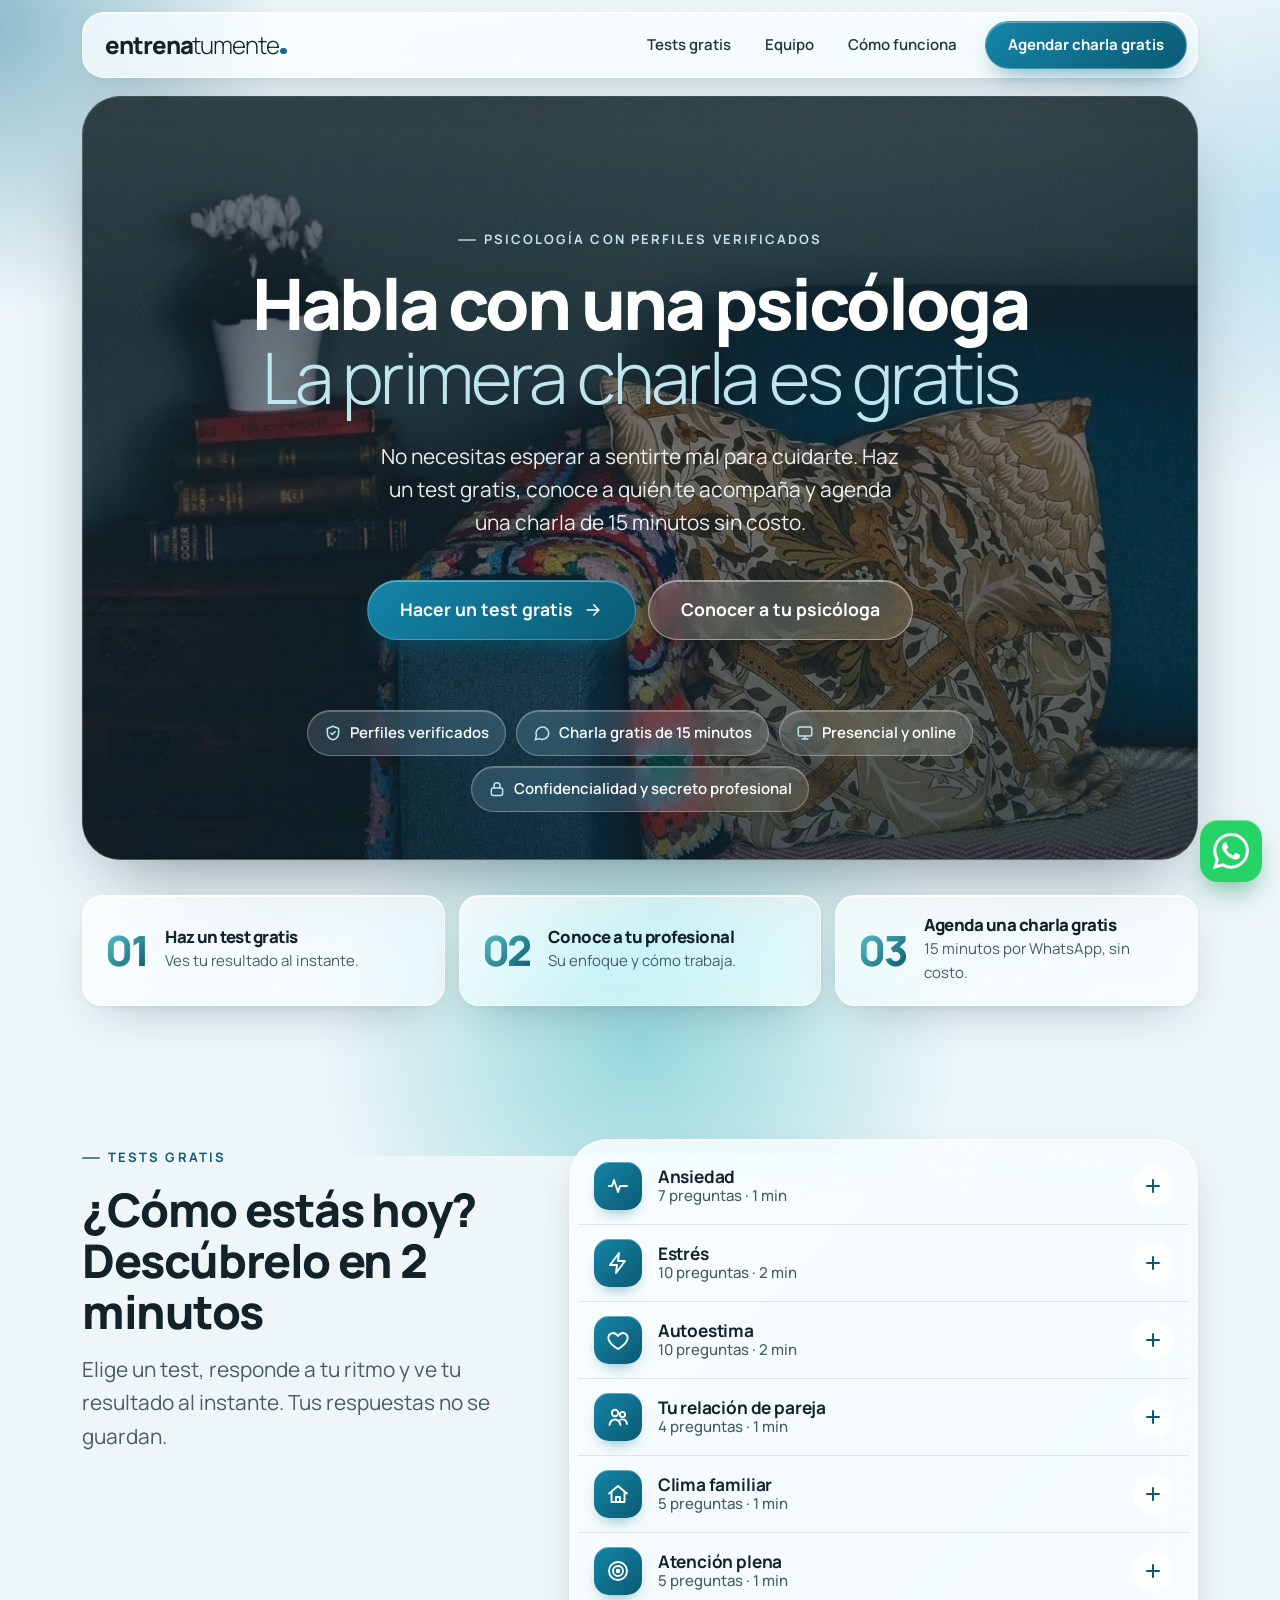
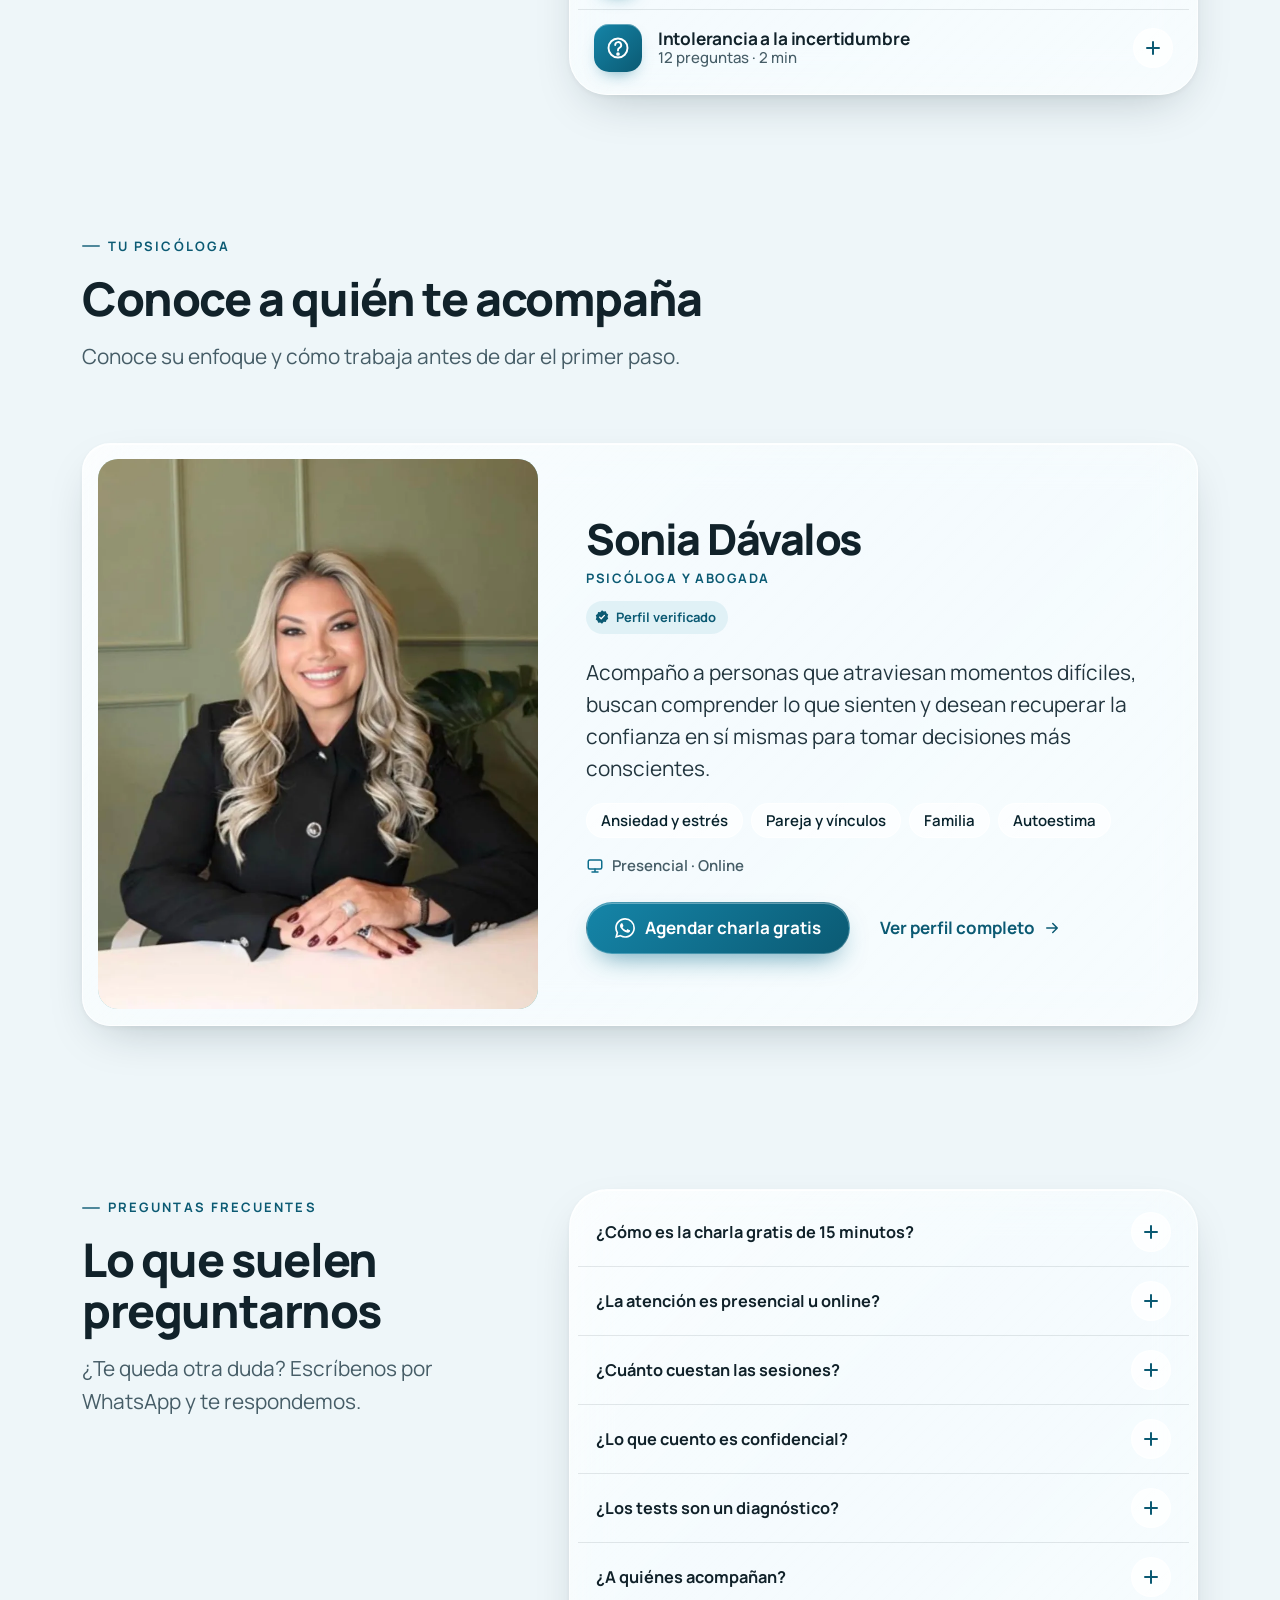
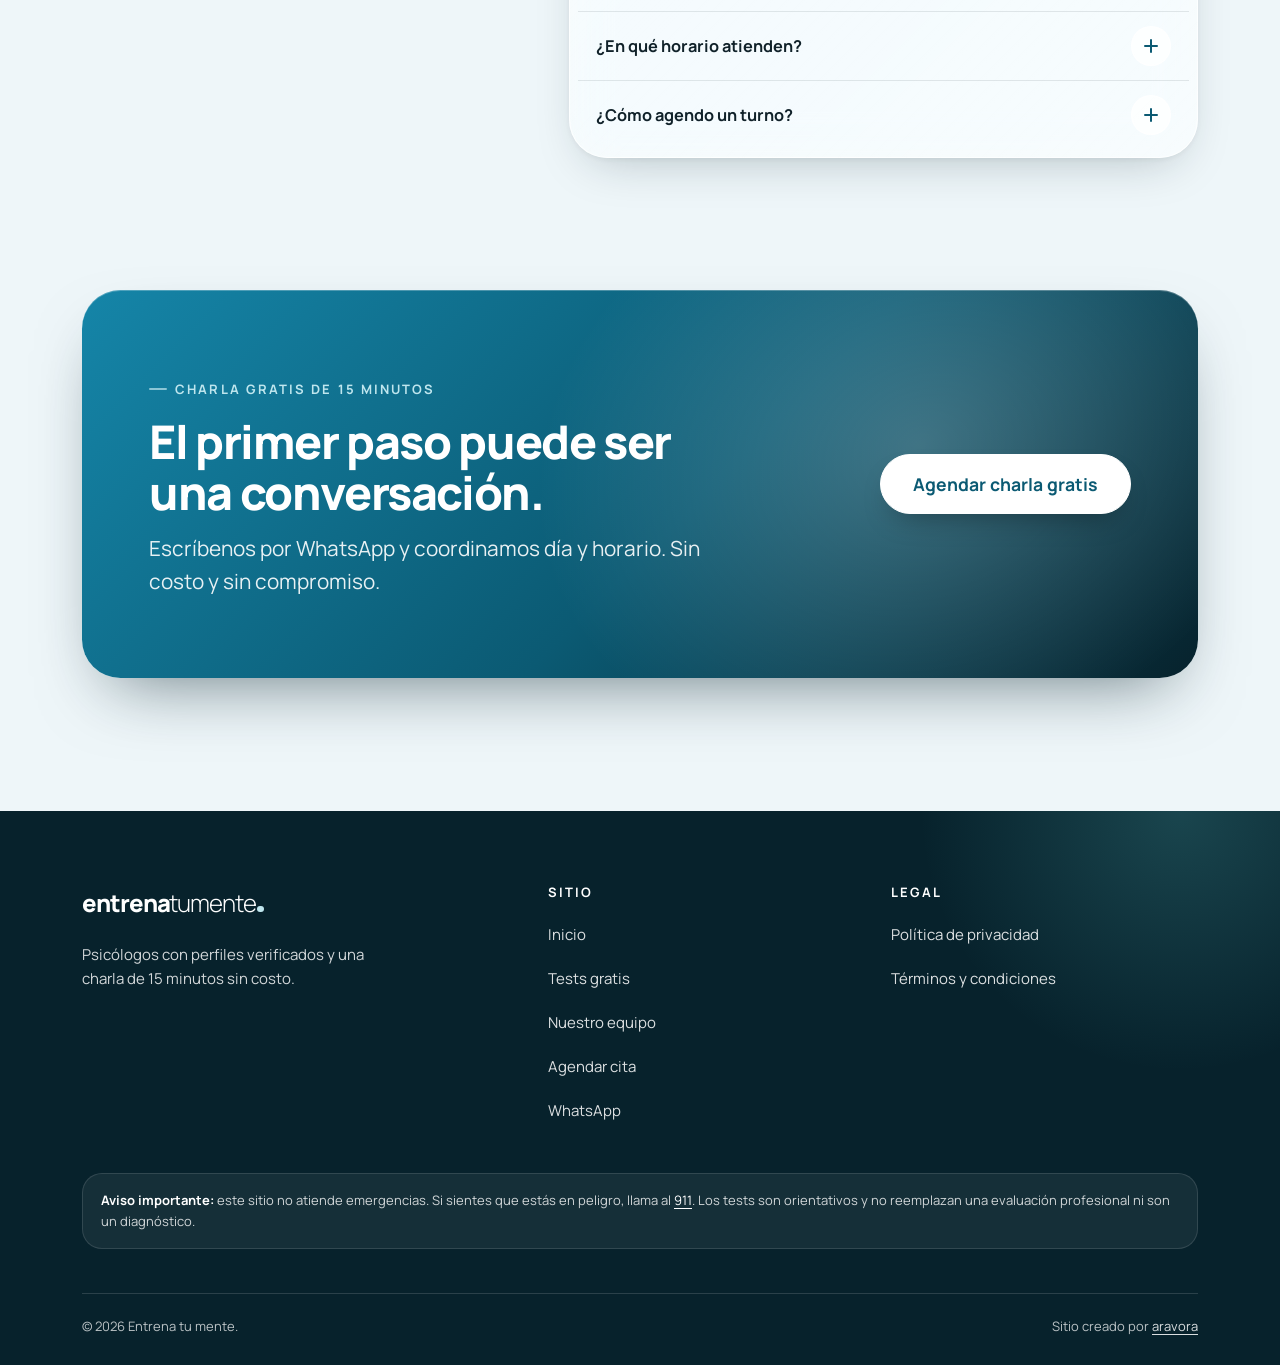
<file: index.html>
<!doctype html>
<html lang="es">
<head>
  <meta charset="utf-8">
  <meta name="viewport" content="width=device-width, initial-scale=1">
  <title>Entrena tu mente · Psicólogos verificados y charla gratis de 15 min</title>
  <meta name="description" content="No necesitas esperar a sentirte mal para cuidarte. Conoce a nuestro equipo de psicólogos con perfiles verificados y agenda una charla de 15 minutos sin costo.">
  <meta name="theme-color" content="#0e6e8c">
  <!-- TODO: dominio definitivo. Activar: <link rel="canonical" href="https://DOMINIO/"> y og:image -->
  <meta property="og:type" content="website">
  <meta property="og:site_name" content="Entrena tu mente">
  <meta property="og:title" content="Entrena tu mente · Psicólogos verificados y charla gratis de 15 min">
  <meta property="og:description" content="No necesitas esperar a sentirte mal para cuidarte. Conoce a nuestro equipo de psicólogos con perfiles verificados y agenda una charla de 15 minutos sin costo.">
  <meta property="og:locale" content="es_PY">
  <link rel="icon" href="data:image/svg+xml,%3Csvg xmlns='http://www.w3.org/2000/svg' viewBox='0 0 40 40'%3E%3Crect width='40' height='40' rx='11' fill='%230e6e8c'/%3E%3Ctext x='8' y='29' font-family='Manrope,Arial,sans-serif' font-size='26' font-weight='800' fill='%23fff'%3Ee%3C/text%3E%3Ccircle cx='29.5' cy='26.5' r='3' fill='%23bfe6ee'/%3E%3C/svg%3E">
  <script>document.documentElement.classList.add("js")</script>
  <link rel="preconnect" href="https://fonts.googleapis.com">
  <link rel="preconnect" href="https://fonts.gstatic.com" crossorigin>
  <link href="https://fonts.googleapis.com/css2?family=Manrope:wght@300;400;500;600;700;800&display=swap" rel="stylesheet">
  <link rel="preload" as="image" href="img/consultorio.webp" fetchpriority="high">
  <link rel="stylesheet" href="css/styles.css?v=20261103c">
  <!-- TODO: Pixel ID de Entrena tu mente
  <script>
    !function(f,b,e,v,n,t,s){if(f.fbq)return;n=f.fbq=function(){n.callMethod?
    n.callMethod.apply(n,arguments):n.queue.push(arguments)};if(!f._fbq)f._fbq=n;
    n.push=n;n.loaded=!0;n.version='2.0';n.queue=[];t=b.createElement(e);t.async=!0;
    t.src=v;s=b.getElementsByTagName(e)[0];s.parentNode.insertBefore(t,s)}(window,
    document,'script','https://connect.facebook.net/en_US/fbevents.js');
    fbq('init', 'PIXEL_ID');
    fbq('track', 'PageView');
  </script>
  -->
</head>
<body>
  <a class="skip-link" href="#contenido">Saltar al contenido</a>
  <div class="mesh" aria-hidden="true"></div>
  <header class="site-header">
    <div class="container">
      <div class="header-bar glass">
        <a class="brand" href="index.html" aria-label="Entrena tu mente, inicio"><span class="brand-word" aria-hidden="true"><b>entrena</b>tumente<i></i></span></a>
        <nav class="nav" aria-label="Principal">
          <a href="index.html#tests">Tests gratis</a>
          <a href="index.html#equipo">Equipo</a>
          <a href="index.html#como-funciona">Cómo funciona</a>
          <a class="btn" data-wa-sitio href="https://wa.me/message/I7CEUUC6IJIGI1" target="_blank" rel="noopener">Agendar charla gratis</a>
        </nav>
        <button class="menu-toggle" type="button" aria-expanded="false" aria-controls="menu-movil" aria-label="Abrir menú"><svg viewBox="0 0 24 24" fill="none" stroke="currentColor" stroke-width="2" stroke-linecap="round" aria-hidden="true"><path d="M4 7h16M4 12h16M4 17h16"/></svg></button>
      </div>
      <nav class="mobile-nav glass" id="menu-movil" aria-label="Principal móvil">
        <ul>
          <li><a href="index.html#tests">Tests gratis</a></li>
          <li><a href="index.html#equipo">Equipo</a></li>
          <li><a href="index.html#como-funciona">Cómo funciona</a></li>
          <li><a class="btn" data-wa-sitio href="https://wa.me/message/I7CEUUC6IJIGI1" target="_blank" rel="noopener">Agendar charla gratis</a></li>
        </ul>
      </nav>
    </div>
  </header>

  <main id="contenido">
    <section class="hero">
      <div class="container">
        <!-- Foto: «Cozy home decor sofa», rawpixel, licencia CC0. TODO: reemplazar por una foto del consultorio -->
        <div class="hero-card">
          <div class="hero-copy">
            <span class="eyebrow">Psicología con perfiles verificados</span>
            <h1>Habla con una psicóloga <span>La primera charla es gratis</span></h1>
            <p class="hero-lead">No necesitas esperar a sentirte mal para cuidarte. Haz un test gratis, conoce a quién te acompaña y agenda una charla de 15 minutos sin costo.</p>
            <div class="btn-row">
              <a class="btn btn--xl" href="#tests">Hacer un test gratis<svg viewBox="0 0 24 24" fill="none" stroke="currentColor" stroke-width="2" stroke-linecap="round" stroke-linejoin="round" aria-hidden="true"><path d="M5 12h14M13 6l6 6-6 6"/></svg></a>
              <a class="btn btn--glass btn--xl" href="#equipo">Conocer a tu psicóloga</a>
            </div>
          </div>
          <ul class="hero-chips" aria-label="Por qué Entrena tu mente">
            <li class="hero-chip"><svg viewBox="0 0 24 24" fill="none" stroke="currentColor" stroke-width="2" stroke-linecap="round" stroke-linejoin="round" aria-hidden="true"><path d="M12 3 4.5 6v5.5c0 4.6 3.2 8.3 7.5 9.5 4.3-1.2 7.5-4.9 7.5-9.5V6z"/><path d="m9 12 2 2 4-4"/></svg>Perfiles verificados</li>
            <li class="hero-chip"><svg viewBox="0 0 24 24" fill="none" stroke="currentColor" stroke-width="2" stroke-linecap="round" stroke-linejoin="round" aria-hidden="true"><path d="M21 12a8.5 8.5 0 0 1-12.6 7.4L3 21l1.6-5.4A8.5 8.5 0 1 1 21 12z"/></svg>Charla gratis de 15 minutos</li>
            <li class="hero-chip"><svg viewBox="0 0 24 24" fill="none" stroke="currentColor" stroke-width="2" stroke-linecap="round" stroke-linejoin="round" aria-hidden="true"><rect x="3" y="4" width="18" height="12" rx="2"/><path d="M8 20h8M12 16v4"/></svg>Presencial y online</li>
            <li class="hero-chip"><svg viewBox="0 0 24 24" fill="none" stroke="currentColor" stroke-width="2" stroke-linecap="round" stroke-linejoin="round" aria-hidden="true"><rect x="4.5" y="10.5" width="15" height="10" rx="2.5"/><path d="M8 10.5V7.5a4 4 0 0 1 8 0v3"/></svg>Confidencialidad y secreto profesional</li>
          </ul>
        </div>
      </div>
    </section>

    <section class="steps-strip" id="como-funciona" aria-labelledby="pasos-titulo">
      <div class="container">
        <h2 class="sr-only" id="pasos-titulo">Cómo funciona</h2>
        <ol class="steps steps--strip">
          <li class="step glass reveal">
            <span class="step-num" aria-hidden="true">01</span>
            <div><h3>Haz un test gratis</h3><p>Ves tu resultado al instante.</p></div>
          </li>
          <li class="step glass reveal">
            <span class="step-num" aria-hidden="true">02</span>
            <div><h3>Conoce a tu profesional</h3><p>Su enfoque y cómo trabaja.</p></div>
          </li>
          <li class="step glass reveal">
            <span class="step-num" aria-hidden="true">03</span>
            <div><h3>Agenda una charla gratis</h3><p>15 minutos por WhatsApp, sin costo.</p></div>
          </li>
        </ol>
      </div>
    </section>

    <section class="section" id="tests" aria-labelledby="tests-titulo">
      <div class="container">
        <div class="tests-wrap">
          <div class="section-head reveal">
            <span class="eyebrow">Tests gratis</span>
            <h2 id="tests-titulo">¿Cómo estás hoy? Descúbrelo en 2 minutos</h2>
            <p>Elige un test, responde a tu ritmo y ve tu resultado al instante. Tus respuestas no se guardan.</p>
          </div>
          <ul class="tests-list glass reveal" data-tests>
            <noscript><li class="test-item"><p class="noscript-card">Para hacer los tests necesitas activar JavaScript en tu navegador.</p></li></noscript>
          </ul>
        </div>
      </div>
    </section>

    <section class="section" id="equipo" aria-labelledby="equipo-titulo">
      <div class="container">
        <div class="team-head">
          <div class="section-head reveal">
            <span class="eyebrow" data-equipo-eyebrow>Nuestro equipo</span>
            <h2 id="equipo-titulo">Profesionales que te acompañan</h2>
            <p data-equipo-bajada>Conoce su enfoque y cómo trabajan antes de dar el primer paso.</p>
          </div>
          <div class="carousel-ctrl" data-carousel-for="equipo-lista">
            <button class="glass" type="button" data-prev aria-label="Ver profesionales anteriores"><svg viewBox="0 0 24 24" fill="none" stroke="currentColor" stroke-width="2" stroke-linecap="round" stroke-linejoin="round" aria-hidden="true"><path d="m15 18-6-6 6-6"/></svg></button>
            <button class="glass" type="button" data-next aria-label="Ver más profesionales"><svg viewBox="0 0 24 24" fill="none" stroke="currentColor" stroke-width="2" stroke-linecap="round" stroke-linejoin="round" aria-hidden="true"><path d="m9 18 6-6-6-6"/></svg></button>
          </div>
        </div>
        <div class="team-track" id="equipo-lista" data-equipo>
          <noscript>
            <div class="noscript-card glass">
              <p><strong>Sonia Dávalos</strong> · Psicóloga y abogada</p>
              <p><a href="profesionales/sonia-davalos.html">Ver perfil completo</a> · <a href="https://wa.me/message/I7CEUUC6IJIGI1">Charla gratis de 15 min por WhatsApp</a></p>
            </div>
          </noscript>
        </div>
      </div>
    </section>

    <!-- Testimonios: salen de data/testimonios.js (los de ejemplo solo se ven en la vista previa) -->
    <section class="section" id="testimonios" aria-labelledby="testimonios-titulo" hidden>
      <div class="container">
        <div class="section-head section-head--center reveal">
          <span class="eyebrow">Testimonios</span>
          <h2 id="testimonios-titulo">Lo que cuentan quienes ya dieron el paso</h2>
        </div>
        <div class="testimonials" data-testimonios></div>
      </div>
    </section>

    <section class="section" id="preguntas" aria-labelledby="faq-titulo">
      <div class="container">
        <div class="faq-wrap">
          <div class="section-head reveal">
            <span class="eyebrow">Preguntas frecuentes</span>
            <h2 id="faq-titulo">Lo que suelen preguntarnos</h2>
            <p>¿Te queda otra duda? Escríbenos por WhatsApp y te respondemos.</p>
          </div>
          <div class="faq glass reveal">
          <details class="faq-item">
            <summary>¿Cómo es la charla gratis de 15 minutos?<span class="faq-chev"><svg viewBox="0 0 24 24" fill="none" stroke="currentColor" stroke-width="2" stroke-linecap="round" stroke-linejoin="round" aria-hidden="true"><path d="m6 9 6 6 6-6"/></svg></span></summary>
            <p>Es una primera conversación por WhatsApp para contarnos qué te está pasando, resolver tus dudas y ver si nuestra forma de trabajar es para ti. No es una sesión de terapia y no te compromete a continuar.</p>
          </details>
          <details class="faq-item">
            <summary>¿La atención es presencial u online?<span class="faq-chev"><svg viewBox="0 0 24 24" fill="none" stroke="currentColor" stroke-width="2" stroke-linecap="round" stroke-linejoin="round" aria-hidden="true"><path d="m6 9 6 6 6-6"/></svg></span></summary>
            <p>Las dos. Hay consultorios en Fernando de la Mora (Centro Interdisciplinario Gamery) y en Asunción (Thaya Clinic Spa), y también atendemos online.</p>
          </details>
          <details class="faq-item">
            <summary>¿Cuánto cuestan las sesiones?<span class="faq-chev"><svg viewBox="0 0 24 24" fill="none" stroke="currentColor" stroke-width="2" stroke-linecap="round" stroke-linejoin="round" aria-hidden="true"><path d="m6 9 6 6 6-6"/></svg></span></summary>
            <p>Consulta honorarios y modalidades por WhatsApp.</p>
          </details>
          <details class="faq-item">
            <summary>¿Lo que cuento es confidencial?<span class="faq-chev"><svg viewBox="0 0 24 24" fill="none" stroke="currentColor" stroke-width="2" stroke-linecap="round" stroke-linejoin="round" aria-hidden="true"><path d="m6 9 6 6 6-6"/></svg></span></summary>
            <p>Sí. Todo lo que compartas en consulta está protegido por el secreto profesional. Además, los tests de esta web no guardan ni envían tus respuestas.</p>
          </details>
          <details class="faq-item">
            <summary>¿Los tests son un diagnóstico?<span class="faq-chev"><svg viewBox="0 0 24 24" fill="none" stroke="currentColor" stroke-width="2" stroke-linecap="round" stroke-linejoin="round" aria-hidden="true"><path d="m6 9 6 6 6-6"/></svg></span></summary>
            <p>No. Son cuestionarios orientativos que te ayudan a ponerle nombre a lo que sientes. Un diagnóstico solo puede hacerlo un profesional en consulta.</p>
          </details>
          <details class="faq-item">
            <summary>¿A quiénes acompañan?<span class="faq-chev"><svg viewBox="0 0 24 24" fill="none" stroke="currentColor" stroke-width="2" stroke-linecap="round" stroke-linejoin="round" aria-hidden="true"><path d="m6 9 6 6 6-6"/></svg></span></summary>
            <p>A adultos, parejas y familias. También a niños y adolescentes, con autorización de sus padres o tutores.</p>
          </details>
          <details class="faq-item">
            <summary>¿En qué horario atienden?<span class="faq-chev"><svg viewBox="0 0 24 24" fill="none" stroke="currentColor" stroke-width="2" stroke-linecap="round" stroke-linejoin="round" aria-hidden="true"><path d="m6 9 6 6 6-6"/></svg></span></summary>
            <p>De lunes a viernes, de 09:00 a 20:00, con turno previo.</p>
          </details>
          <details class="faq-item">
            <summary>¿Cómo agendo un turno?<span class="faq-chev"><svg viewBox="0 0 24 24" fill="none" stroke="currentColor" stroke-width="2" stroke-linecap="round" stroke-linejoin="round" aria-hidden="true"><path d="m6 9 6 6 6-6"/></svg></span></summary>
            <p>Desde «Agendar cita» eliges servicio, modalidad, día y horario, y te llega la confirmación. Si prefieres, también puedes escribirnos por WhatsApp.</p>
          </details>
          </div>
        </div>
      </div>
    </section>

    <section class="section" aria-labelledby="cta-titulo">
      <div class="container">
        <div class="band reveal">
          <div>
            <span class="eyebrow">Charla gratis de 15 minutos</span>
            <h2 id="cta-titulo">El primer paso puede ser una conversación.</h2>
            <p>Escríbenos por WhatsApp y coordinamos día y horario. Sin costo y sin compromiso.</p>
          </div>
          <div class="band-actions"><a class="btn btn--light btn--xl" data-wa-sitio href="https://wa.me/message/I7CEUUC6IJIGI1" target="_blank" rel="noopener">Agendar charla gratis</a></div>
        </div>
      </div>
    </section>
  </main>

  <footer class="site-footer">
    <div class="container">
      <div class="footer-grid">
        <div>
          <a class="brand" href="index.html" aria-label="Entrena tu mente, inicio"><span class="brand-word" aria-hidden="true"><b>entrena</b>tumente<i></i></span></a>
          <p class="footer-tag">Psicólogos con perfiles verificados y una charla de 15 minutos sin costo.</p>
        </div>
        <div>
          <h2>Sitio</h2>
          <ul>
            <li><a href="index.html">Inicio</a></li>
            <li><a href="index.html#tests">Tests gratis</a></li>
            <li><a href="index.html#equipo">Nuestro equipo</a></li>
            <li><a data-wa-sitio href="https://wa.me/message/I7CEUUC6IJIGI1" target="_blank" rel="noopener">Agendar cita</a></li>
            <li><a data-wa-sitio href="https://wa.me/message/I7CEUUC6IJIGI1" target="_blank" rel="noopener">WhatsApp</a></li>
          </ul>
        </div>
        <div>
          <h2>Legal</h2>
          <ul>
            <li><a href="privacidad.html">Política de privacidad</a></li>
            <li><a href="terminos.html">Términos y condiciones</a></li>
          </ul>
        </div>
      </div>
      <p class="footer-legal"><b>Aviso importante:</b> este sitio no atiende emergencias. Si sientes que estás en peligro, llama al <a href="tel:911">911</a>. Los tests son orientativos y no reemplazan una evaluación profesional ni son un diagnóstico.</p>
      <div class="footer-bottom">
        <span>© 2026 Entrena tu mente.</span>
        <span>Sitio creado por <a href="https://www.instagram.com/aravora.studio/" target="_blank" rel="noopener">aravora</a></span>
      </div>
    </div>
  </footer>

  <a class="wa-float" data-wa-sitio href="https://wa.me/message/I7CEUUC6IJIGI1" target="_blank" rel="noopener" aria-label="Escribir por WhatsApp para coordinar una charla gratis"><svg viewBox="0 0 24 24" fill="currentColor" aria-hidden="true"><path d="M17.472 14.382c-.297-.149-1.758-.867-2.03-.967-.273-.099-.471-.148-.67.15-.197.297-.767.966-.94 1.164-.173.199-.347.223-.644.075-.297-.15-1.255-.463-2.39-1.475-.883-.788-1.48-1.761-1.653-2.059-.173-.297-.018-.458.13-.606.134-.133.298-.347.446-.52.149-.174.198-.298.298-.497.099-.198.05-.371-.025-.52-.075-.149-.669-1.612-.916-2.207-.242-.579-.487-.5-.669-.51-.173-.008-.371-.01-.57-.01-.198 0-.52.074-.792.372-.272.297-1.04 1.016-1.04 2.479 0 1.462 1.065 2.875 1.213 3.074.149.198 2.096 3.2 5.077 4.487.709.306 1.262.489 1.694.625.712.227 1.36.195 1.871.118.571-.085 1.758-.719 2.006-1.413.248-.694.248-1.289.173-1.413-.074-.124-.272-.198-.57-.347m-5.421 7.403h-.004a9.87 9.87 0 01-5.031-1.378l-.361-.214-3.741.982.998-3.648-.235-.374a9.86 9.86 0 01-1.51-5.26c.001-5.45 4.436-9.884 9.888-9.884 2.64 0 5.122 1.03 6.988 2.898a9.825 9.825 0 012.893 6.994c-.003 5.45-4.437 9.884-9.885 9.884m8.413-18.297A11.815 11.815 0 0012.05 0C5.495 0 .16 5.335.157 11.892c0 2.096.547 4.142 1.588 5.945L.057 24l6.305-1.654a11.882 11.882 0 005.683 1.448h.005c6.554 0 11.89-5.335 11.893-11.893a11.821 11.821 0 00-3.48-8.413Z"/></svg><span>¿Dudas? Escríbenos</span></a>

  <script defer src="data/sitio.js?v=20261103c"></script>
  <script defer src="data/profesionales.js?v=20261103c"></script>
  <script defer src="data/testimonios.js?v=20261103c"></script>
  <script defer src="js/main.js?v=20261103c"></script>
  <script defer src="data/tests.js?v=20261103c"></script>
  <script defer src="js/test.js?v=20261103c"></script>
</body>
</html>
</file>
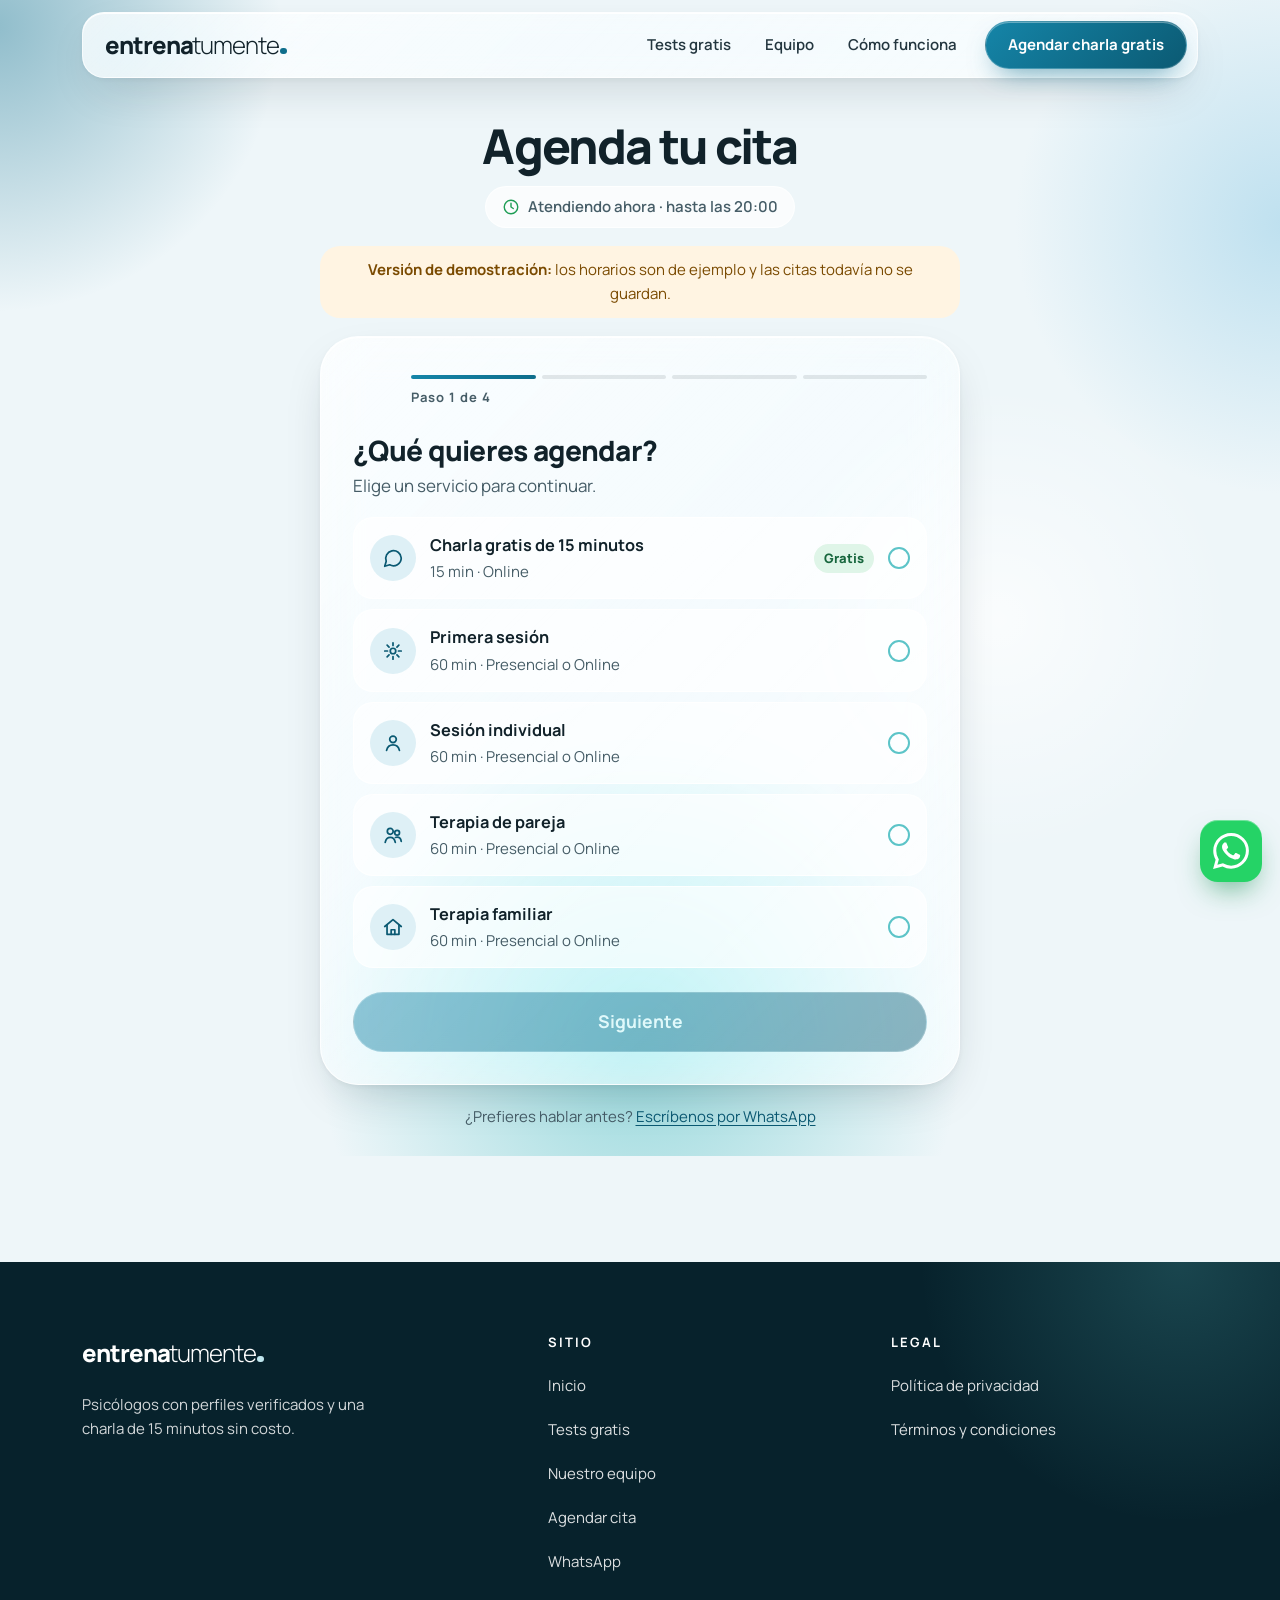
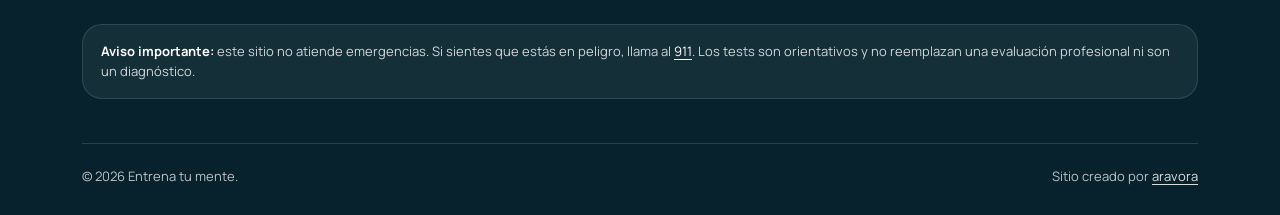
<file: agendar.html>
<!doctype html>
<html lang="es">
<head>
  <meta charset="utf-8">
  <meta name="viewport" content="width=device-width, initial-scale=1">
  <title>Agenda tu cita | Entrena tu mente</title>
  <meta name="robots" content="noindex"><!-- Quitar cuando la agenda en línea esté conectada -->
  <meta name="description" content="Agenda en línea tu charla gratis de 15 minutos o tu sesión: elige servicio, profesional, modalidad presencial u online, fecha y horario.">
  <meta name="theme-color" content="#0e6e8c">
  <!-- TODO: dominio definitivo. Activar: <link rel="canonical" href="https://DOMINIO/agendar.html"> y og:image -->
  <meta property="og:type" content="website">
  <meta property="og:site_name" content="Entrena tu mente">
  <meta property="og:title" content="Agenda tu cita | Entrena tu mente">
  <meta property="og:description" content="Agenda en línea tu charla gratis de 15 minutos o tu sesión: elige servicio, profesional, modalidad presencial u online, fecha y horario.">
  <meta property="og:locale" content="es_PY">
  <link rel="icon" href="data:image/svg+xml,%3Csvg xmlns='http://www.w3.org/2000/svg' viewBox='0 0 40 40'%3E%3Crect width='40' height='40' rx='11' fill='%230e6e8c'/%3E%3Ctext x='8' y='29' font-family='Manrope,Arial,sans-serif' font-size='26' font-weight='800' fill='%23fff'%3Ee%3C/text%3E%3Ccircle cx='29.5' cy='26.5' r='3' fill='%23bfe6ee'/%3E%3C/svg%3E">
  <script>document.documentElement.classList.add("js")</script>
  <link rel="preconnect" href="https://fonts.googleapis.com">
  <link rel="preconnect" href="https://fonts.gstatic.com" crossorigin>
  <link href="https://fonts.googleapis.com/css2?family=Manrope:wght@300;400;500;600;700;800&display=swap" rel="stylesheet">
  <link rel="stylesheet" href="css/styles.css?v=20261103c">
  <!-- TODO: Pixel ID de Entrena tu mente
  <script>
    !function(f,b,e,v,n,t,s){if(f.fbq)return;n=f.fbq=function(){n.callMethod?
    n.callMethod.apply(n,arguments):n.queue.push(arguments)};if(!f._fbq)f._fbq=n;
    n.push=n;n.loaded=!0;n.version='2.0';n.queue=[];t=b.createElement(e);t.async=!0;
    t.src=v;s=b.getElementsByTagName(e)[0];s.parentNode.insertBefore(t,s)}(window,
    document,'script','https://connect.facebook.net/en_US/fbevents.js');
    fbq('init', 'PIXEL_ID');
    fbq('track', 'PageView');
  </script>
  -->
</head>
<body>
  <a class="skip-link" href="#contenido">Saltar al contenido</a>
  <div class="mesh" aria-hidden="true"></div>
  <header class="site-header">
    <div class="container">
      <div class="header-bar glass">
        <a class="brand" href="index.html" aria-label="Entrena tu mente, inicio"><span class="brand-word" aria-hidden="true"><b>entrena</b>tumente<i></i></span></a>
        <nav class="nav" aria-label="Principal">
          <a href="index.html#tests">Tests gratis</a>
          <a href="index.html#equipo">Equipo</a>
          <a href="index.html#como-funciona">Cómo funciona</a>
          <a class="btn" data-wa-sitio href="https://wa.me/message/I7CEUUC6IJIGI1" target="_blank" rel="noopener">Agendar charla gratis</a>
        </nav>
        <button class="menu-toggle" type="button" aria-expanded="false" aria-controls="menu-movil" aria-label="Abrir menú"><svg viewBox="0 0 24 24" fill="none" stroke="currentColor" stroke-width="2" stroke-linecap="round" aria-hidden="true"><path d="M4 7h16M4 12h16M4 17h16"/></svg></button>
      </div>
      <nav class="mobile-nav glass" id="menu-movil" aria-label="Principal móvil">
        <ul>
          <li><a href="index.html#tests">Tests gratis</a></li>
          <li><a href="index.html#equipo">Equipo</a></li>
          <li><a href="index.html#como-funciona">Cómo funciona</a></li>
          <li><a class="btn" data-wa-sitio href="https://wa.me/message/I7CEUUC6IJIGI1" target="_blank" rel="noopener">Agendar charla gratis</a></li>
        </ul>
      </nav>
    </div>
  </header>

    <main id="contenido" class="agenda-page">
    <div class="container">
      <div class="ag-head">
        <h1>Agenda tu cita</h1>
        <p class="ag-estado" data-estado></p>
      </div>
      <!-- TODO: quitar este aviso cuando la agenda esté conectada al sistema real -->
      <p class="ag-demo" role="note"><b>Versión de demostración:</b> los horarios son de ejemplo y las citas todavía no se guardan.</p>
      <div class="ag-card glass">
        <div data-agenda aria-live="polite">
          <noscript><p class="ag-sub">Para agendar en línea necesitas activar JavaScript. También puedes escribirnos por WhatsApp.</p></noscript>
        </div>
        <div class="ag-foot" data-ag-foot hidden><button class="btn btn--block btn--xl" type="button" disabled>Siguiente</button></div>
      </div>
      <p class="ag-help">¿Prefieres hablar antes? <a data-wa-sitio href="https://wa.me/message/I7CEUUC6IJIGI1" target="_blank" rel="noopener">Escríbenos por WhatsApp</a></p>
    </div>
  </main>

  <footer class="site-footer">
    <div class="container">
      <div class="footer-grid">
        <div>
          <a class="brand" href="index.html" aria-label="Entrena tu mente, inicio"><span class="brand-word" aria-hidden="true"><b>entrena</b>tumente<i></i></span></a>
          <p class="footer-tag">Psicólogos con perfiles verificados y una charla de 15 minutos sin costo.</p>
        </div>
        <div>
          <h2>Sitio</h2>
          <ul>
            <li><a href="index.html">Inicio</a></li>
            <li><a href="index.html#tests">Tests gratis</a></li>
            <li><a href="index.html#equipo">Nuestro equipo</a></li>
            <li><a data-wa-sitio href="https://wa.me/message/I7CEUUC6IJIGI1" target="_blank" rel="noopener">Agendar cita</a></li>
            <li><a data-wa-sitio href="https://wa.me/message/I7CEUUC6IJIGI1" target="_blank" rel="noopener">WhatsApp</a></li>
          </ul>
        </div>
        <div>
          <h2>Legal</h2>
          <ul>
            <li><a href="privacidad.html">Política de privacidad</a></li>
            <li><a href="terminos.html">Términos y condiciones</a></li>
          </ul>
        </div>
      </div>
      <p class="footer-legal"><b>Aviso importante:</b> este sitio no atiende emergencias. Si sientes que estás en peligro, llama al <a href="tel:911">911</a>. Los tests son orientativos y no reemplazan una evaluación profesional ni son un diagnóstico.</p>
      <div class="footer-bottom">
        <span>© 2026 Entrena tu mente.</span>
        <span>Sitio creado por <a href="https://www.instagram.com/aravora.studio/" target="_blank" rel="noopener">aravora</a></span>
      </div>
    </div>
  </footer>

  <a class="wa-float" data-wa-sitio href="https://wa.me/message/I7CEUUC6IJIGI1" target="_blank" rel="noopener" aria-label="Escribir por WhatsApp para coordinar una charla gratis"><svg viewBox="0 0 24 24" fill="currentColor" aria-hidden="true"><path d="M17.472 14.382c-.297-.149-1.758-.867-2.03-.967-.273-.099-.471-.148-.67.15-.197.297-.767.966-.94 1.164-.173.199-.347.223-.644.075-.297-.15-1.255-.463-2.39-1.475-.883-.788-1.48-1.761-1.653-2.059-.173-.297-.018-.458.13-.606.134-.133.298-.347.446-.52.149-.174.198-.298.298-.497.099-.198.05-.371-.025-.52-.075-.149-.669-1.612-.916-2.207-.242-.579-.487-.5-.669-.51-.173-.008-.371-.01-.57-.01-.198 0-.52.074-.792.372-.272.297-1.04 1.016-1.04 2.479 0 1.462 1.065 2.875 1.213 3.074.149.198 2.096 3.2 5.077 4.487.709.306 1.262.489 1.694.625.712.227 1.36.195 1.871.118.571-.085 1.758-.719 2.006-1.413.248-.694.248-1.289.173-1.413-.074-.124-.272-.198-.57-.347m-5.421 7.403h-.004a9.87 9.87 0 01-5.031-1.378l-.361-.214-3.741.982.998-3.648-.235-.374a9.86 9.86 0 01-1.51-5.26c.001-5.45 4.436-9.884 9.888-9.884 2.64 0 5.122 1.03 6.988 2.898a9.825 9.825 0 012.893 6.994c-.003 5.45-4.437 9.884-9.885 9.884m8.413-18.297A11.815 11.815 0 0012.05 0C5.495 0 .16 5.335.157 11.892c0 2.096.547 4.142 1.588 5.945L.057 24l6.305-1.654a11.882 11.882 0 005.683 1.448h.005c6.554 0 11.89-5.335 11.893-11.893a11.821 11.821 0 00-3.48-8.413Z"/></svg><span>¿Dudas? Escríbenos</span></a>

  <script defer src="data/sitio.js?v=20261103c"></script>
  <script defer src="data/profesionales.js?v=20261103c"></script>
  <script defer src="js/main.js?v=20261103c"></script>
  <script defer src="data/agenda.js?v=20261103c"></script>
  <script defer src="js/agenda.js?v=20261103c"></script>
</body>
</html>
</file>
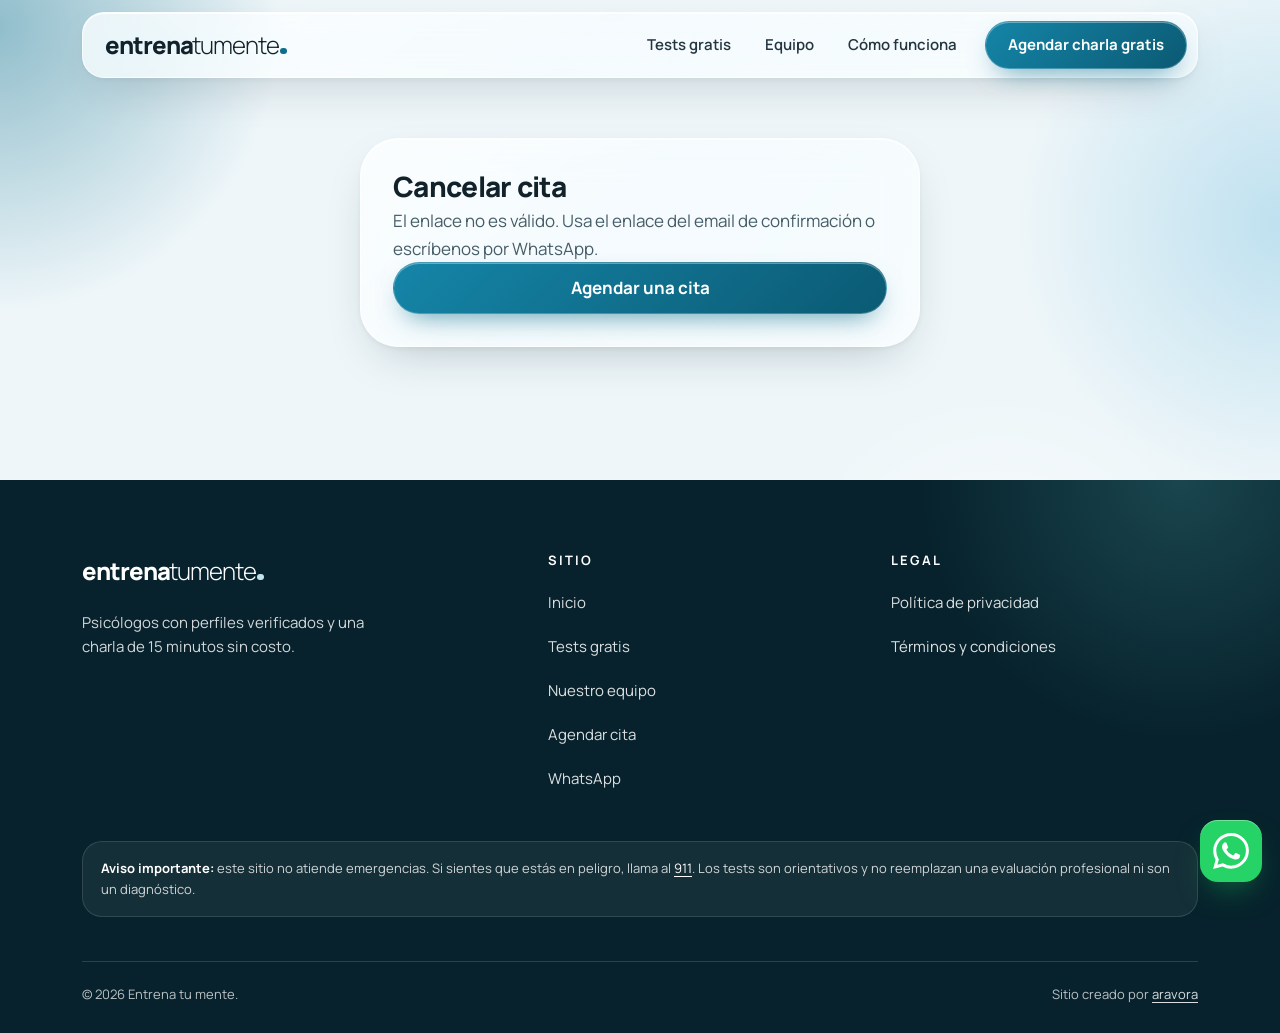
<file: cancelar-cita.html>
<!doctype html>
<html lang="es">
<head>
  <meta charset="utf-8">
  <meta name="viewport" content="width=device-width, initial-scale=1">
  <title>Cancelar cita | Entrena tu mente</title>
  <meta name="description" content="Cancela tu cita en Entrena tu mente.">
  <meta name="robots" content="noindex">
  <meta name="theme-color" content="#0e6e8c">
  <!-- TODO: dominio definitivo. Activar: <link rel="canonical" href="https://DOMINIO/cancelar-cita.html"> y og:image -->
  <meta property="og:type" content="website">
  <meta property="og:site_name" content="Entrena tu mente">
  <meta property="og:title" content="Cancelar cita | Entrena tu mente">
  <meta property="og:description" content="Cancela tu cita en Entrena tu mente.">
  <meta property="og:locale" content="es_PY">
  <link rel="icon" href="data:image/svg+xml,%3Csvg xmlns='http://www.w3.org/2000/svg' viewBox='0 0 40 40'%3E%3Crect width='40' height='40' rx='11' fill='%230e6e8c'/%3E%3Ctext x='8' y='29' font-family='Manrope,Arial,sans-serif' font-size='26' font-weight='800' fill='%23fff'%3Ee%3C/text%3E%3Ccircle cx='29.5' cy='26.5' r='3' fill='%23bfe6ee'/%3E%3C/svg%3E">
  <script>document.documentElement.classList.add("js")</script>
  <link rel="preconnect" href="https://fonts.googleapis.com">
  <link rel="preconnect" href="https://fonts.gstatic.com" crossorigin>
  <link href="https://fonts.googleapis.com/css2?family=Manrope:wght@300;400;500;600;700;800&display=swap" rel="stylesheet">
  <link rel="stylesheet" href="css/styles.css?v=20261103c">
  <!-- TODO: Pixel ID de Entrena tu mente
  <script>
    !function(f,b,e,v,n,t,s){if(f.fbq)return;n=f.fbq=function(){n.callMethod?
    n.callMethod.apply(n,arguments):n.queue.push(arguments)};if(!f._fbq)f._fbq=n;
    n.push=n;n.loaded=!0;n.version='2.0';n.queue=[];t=b.createElement(e);t.async=!0;
    t.src=v;s=b.getElementsByTagName(e)[0];s.parentNode.insertBefore(t,s)}(window,
    document,'script','https://connect.facebook.net/en_US/fbevents.js');
    fbq('init', 'PIXEL_ID');
    fbq('track', 'PageView');
  </script>
  -->
</head>
<body>
  <a class="skip-link" href="#contenido">Saltar al contenido</a>
  <div class="mesh" aria-hidden="true"></div>
  <header class="site-header">
    <div class="container">
      <div class="header-bar glass">
        <a class="brand" href="index.html" aria-label="Entrena tu mente, inicio"><span class="brand-word" aria-hidden="true"><b>entrena</b>tumente<i></i></span></a>
        <nav class="nav" aria-label="Principal">
          <a href="index.html#tests">Tests gratis</a>
          <a href="index.html#equipo">Equipo</a>
          <a href="index.html#como-funciona">Cómo funciona</a>
          <a class="btn" data-wa-sitio href="https://wa.me/message/I7CEUUC6IJIGI1" target="_blank" rel="noopener">Agendar charla gratis</a>
        </nav>
        <button class="menu-toggle" type="button" aria-expanded="false" aria-controls="menu-movil" aria-label="Abrir menú"><svg viewBox="0 0 24 24" fill="none" stroke="currentColor" stroke-width="2" stroke-linecap="round" aria-hidden="true"><path d="M4 7h16M4 12h16M4 17h16"/></svg></button>
      </div>
      <nav class="mobile-nav glass" id="menu-movil" aria-label="Principal móvil">
        <ul>
          <li><a href="index.html#tests">Tests gratis</a></li>
          <li><a href="index.html#equipo">Equipo</a></li>
          <li><a href="index.html#como-funciona">Cómo funciona</a></li>
          <li><a class="btn" data-wa-sitio href="https://wa.me/message/I7CEUUC6IJIGI1" target="_blank" rel="noopener">Agendar charla gratis</a></li>
        </ul>
      </nav>
    </div>
  </header>

    <main id="contenido" class="agenda-page">
    <div class="container">
      <div class="ag-card glass ag-card--narrow">
        <div data-cancelar aria-live="polite">
          <h1 class="ag-title">Cancelar cita</h1>
          <noscript><p class="ag-sub">Para cancelar en línea necesitas activar JavaScript. También puedes avisarnos por WhatsApp.</p></noscript>
        </div>
      </div>
    </div>
  </main>

  <footer class="site-footer">
    <div class="container">
      <div class="footer-grid">
        <div>
          <a class="brand" href="index.html" aria-label="Entrena tu mente, inicio"><span class="brand-word" aria-hidden="true"><b>entrena</b>tumente<i></i></span></a>
          <p class="footer-tag">Psicólogos con perfiles verificados y una charla de 15 minutos sin costo.</p>
        </div>
        <div>
          <h2>Sitio</h2>
          <ul>
            <li><a href="index.html">Inicio</a></li>
            <li><a href="index.html#tests">Tests gratis</a></li>
            <li><a href="index.html#equipo">Nuestro equipo</a></li>
            <li><a data-wa-sitio href="https://wa.me/message/I7CEUUC6IJIGI1" target="_blank" rel="noopener">Agendar cita</a></li>
            <li><a data-wa-sitio href="https://wa.me/message/I7CEUUC6IJIGI1" target="_blank" rel="noopener">WhatsApp</a></li>
          </ul>
        </div>
        <div>
          <h2>Legal</h2>
          <ul>
            <li><a href="privacidad.html">Política de privacidad</a></li>
            <li><a href="terminos.html">Términos y condiciones</a></li>
          </ul>
        </div>
      </div>
      <p class="footer-legal"><b>Aviso importante:</b> este sitio no atiende emergencias. Si sientes que estás en peligro, llama al <a href="tel:911">911</a>. Los tests son orientativos y no reemplazan una evaluación profesional ni son un diagnóstico.</p>
      <div class="footer-bottom">
        <span>© 2026 Entrena tu mente.</span>
        <span>Sitio creado por <a href="https://www.instagram.com/aravora.studio/" target="_blank" rel="noopener">aravora</a></span>
      </div>
    </div>
  </footer>

  <a class="wa-float" data-wa-sitio href="https://wa.me/message/I7CEUUC6IJIGI1" target="_blank" rel="noopener" aria-label="Escribir por WhatsApp para coordinar una charla gratis"><svg viewBox="0 0 24 24" fill="currentColor" aria-hidden="true"><path d="M17.472 14.382c-.297-.149-1.758-.867-2.03-.967-.273-.099-.471-.148-.67.15-.197.297-.767.966-.94 1.164-.173.199-.347.223-.644.075-.297-.15-1.255-.463-2.39-1.475-.883-.788-1.48-1.761-1.653-2.059-.173-.297-.018-.458.13-.606.134-.133.298-.347.446-.52.149-.174.198-.298.298-.497.099-.198.05-.371-.025-.52-.075-.149-.669-1.612-.916-2.207-.242-.579-.487-.5-.669-.51-.173-.008-.371-.01-.57-.01-.198 0-.52.074-.792.372-.272.297-1.04 1.016-1.04 2.479 0 1.462 1.065 2.875 1.213 3.074.149.198 2.096 3.2 5.077 4.487.709.306 1.262.489 1.694.625.712.227 1.36.195 1.871.118.571-.085 1.758-.719 2.006-1.413.248-.694.248-1.289.173-1.413-.074-.124-.272-.198-.57-.347m-5.421 7.403h-.004a9.87 9.87 0 01-5.031-1.378l-.361-.214-3.741.982.998-3.648-.235-.374a9.86 9.86 0 01-1.51-5.26c.001-5.45 4.436-9.884 9.888-9.884 2.64 0 5.122 1.03 6.988 2.898a9.825 9.825 0 012.893 6.994c-.003 5.45-4.437 9.884-9.885 9.884m8.413-18.297A11.815 11.815 0 0012.05 0C5.495 0 .16 5.335.157 11.892c0 2.096.547 4.142 1.588 5.945L.057 24l6.305-1.654a11.882 11.882 0 005.683 1.448h.005c6.554 0 11.89-5.335 11.893-11.893a11.821 11.821 0 00-3.48-8.413Z"/></svg><span>¿Dudas? Escríbenos</span></a>

  <script defer src="data/sitio.js?v=20261103c"></script>
  <script defer src="data/profesionales.js?v=20261103c"></script>
  <script defer src="js/main.js?v=20261103c"></script>
  <script defer src="data/agenda.js?v=20261103c"></script>
  <script defer src="js/cancelar.js?v=20261103c"></script>
</body>
</html>
</file>
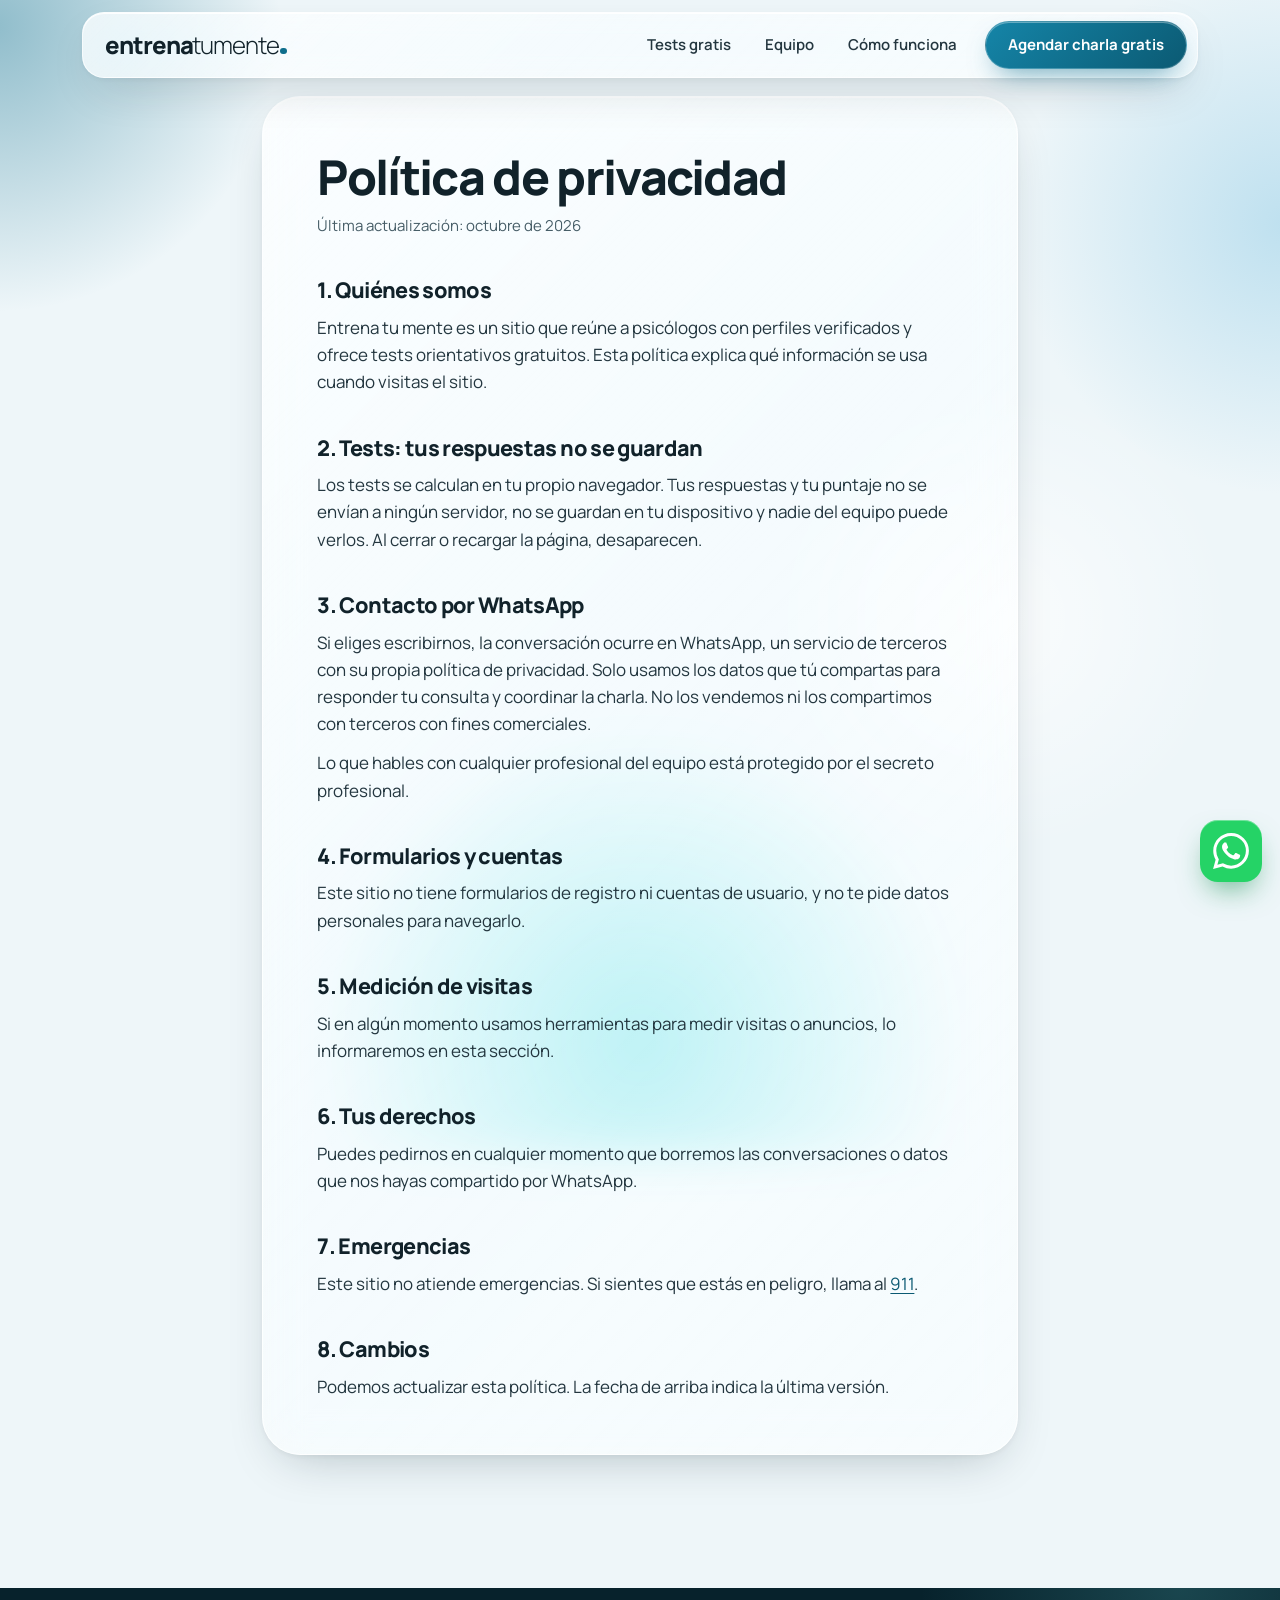
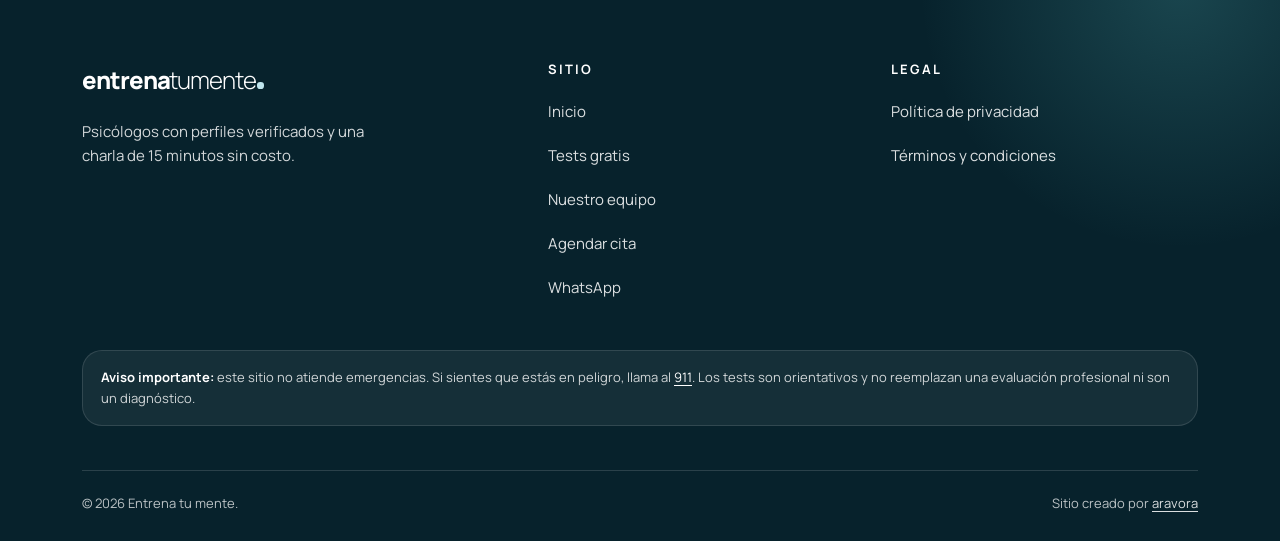
<file: privacidad.html>
<!doctype html>
<html lang="es">
<head>
  <meta charset="utf-8">
  <meta name="viewport" content="width=device-width, initial-scale=1">
  <title>Política de privacidad | Entrena tu mente</title>
  <meta name="description" content="Cómo cuida Entrena tu mente tu privacidad: los tests no guardan ni envían tus respuestas.">
  <meta name="theme-color" content="#0e6e8c">
  <!-- TODO: dominio definitivo. Activar: <link rel="canonical" href="https://DOMINIO/privacidad.html"> y og:image -->
  <meta property="og:type" content="website">
  <meta property="og:site_name" content="Entrena tu mente">
  <meta property="og:title" content="Política de privacidad | Entrena tu mente">
  <meta property="og:description" content="Cómo cuida Entrena tu mente tu privacidad: los tests no guardan ni envían tus respuestas.">
  <meta property="og:locale" content="es_PY">
  <link rel="icon" href="data:image/svg+xml,%3Csvg xmlns='http://www.w3.org/2000/svg' viewBox='0 0 40 40'%3E%3Crect width='40' height='40' rx='11' fill='%230e6e8c'/%3E%3Ctext x='8' y='29' font-family='Manrope,Arial,sans-serif' font-size='26' font-weight='800' fill='%23fff'%3Ee%3C/text%3E%3Ccircle cx='29.5' cy='26.5' r='3' fill='%23bfe6ee'/%3E%3C/svg%3E">
  <script>document.documentElement.classList.add("js")</script>
  <link rel="preconnect" href="https://fonts.googleapis.com">
  <link rel="preconnect" href="https://fonts.gstatic.com" crossorigin>
  <link href="https://fonts.googleapis.com/css2?family=Manrope:wght@300;400;500;600;700;800&display=swap" rel="stylesheet">
  <link rel="stylesheet" href="css/styles.css?v=20261103c">
  <!-- TODO: Pixel ID de Entrena tu mente
  <script>
    !function(f,b,e,v,n,t,s){if(f.fbq)return;n=f.fbq=function(){n.callMethod?
    n.callMethod.apply(n,arguments):n.queue.push(arguments)};if(!f._fbq)f._fbq=n;
    n.push=n;n.loaded=!0;n.version='2.0';n.queue=[];t=b.createElement(e);t.async=!0;
    t.src=v;s=b.getElementsByTagName(e)[0];s.parentNode.insertBefore(t,s)}(window,
    document,'script','https://connect.facebook.net/en_US/fbevents.js');
    fbq('init', 'PIXEL_ID');
    fbq('track', 'PageView');
  </script>
  -->
</head>
<body>
  <a class="skip-link" href="#contenido">Saltar al contenido</a>
  <div class="mesh" aria-hidden="true"></div>
  <header class="site-header">
    <div class="container">
      <div class="header-bar glass">
        <a class="brand" href="index.html" aria-label="Entrena tu mente, inicio"><span class="brand-word" aria-hidden="true"><b>entrena</b>tumente<i></i></span></a>
        <nav class="nav" aria-label="Principal">
          <a href="index.html#tests">Tests gratis</a>
          <a href="index.html#equipo">Equipo</a>
          <a href="index.html#como-funciona">Cómo funciona</a>
          <a class="btn" data-wa-sitio href="https://wa.me/message/I7CEUUC6IJIGI1" target="_blank" rel="noopener">Agendar charla gratis</a>
        </nav>
        <button class="menu-toggle" type="button" aria-expanded="false" aria-controls="menu-movil" aria-label="Abrir menú"><svg viewBox="0 0 24 24" fill="none" stroke="currentColor" stroke-width="2" stroke-linecap="round" aria-hidden="true"><path d="M4 7h16M4 12h16M4 17h16"/></svg></button>
      </div>
      <nav class="mobile-nav glass" id="menu-movil" aria-label="Principal móvil">
        <ul>
          <li><a href="index.html#tests">Tests gratis</a></li>
          <li><a href="index.html#equipo">Equipo</a></li>
          <li><a href="index.html#como-funciona">Cómo funciona</a></li>
          <li><a class="btn" data-wa-sitio href="https://wa.me/message/I7CEUUC6IJIGI1" target="_blank" rel="noopener">Agendar charla gratis</a></li>
        </ul>
      </nav>
    </div>
  </header>

  <main id="contenido" class="legal">
    <div class="container narrow">
      <article class="legal-card glass">
      <!-- TODO: revisión legal del texto antes de publicar -->
      <h1>Política de privacidad</h1>
      <p class="updated">Última actualización: octubre de 2026</p>

      <h2>1. Quiénes somos</h2>
      <p>Entrena tu mente es un sitio que reúne a psicólogos con perfiles verificados y ofrece tests orientativos gratuitos. Esta política explica qué información se usa cuando visitas el sitio.</p>

      <h2>2. Tests: tus respuestas no se guardan</h2>
      <p>Los tests se calculan en tu propio navegador. Tus respuestas y tu puntaje no se envían a ningún servidor, no se guardan en tu dispositivo y nadie del equipo puede verlos. Al cerrar o recargar la página, desaparecen.</p>

      <h2>3. Contacto por WhatsApp</h2>
      <p>Si eliges escribirnos, la conversación ocurre en WhatsApp, un servicio de terceros con su propia política de privacidad. Solo usamos los datos que tú compartas para responder tu consulta y coordinar la charla. No los vendemos ni los compartimos con terceros con fines comerciales.</p>
      <p>Lo que hables con cualquier profesional del equipo está protegido por el secreto profesional.</p>

      <h2>4. Formularios y cuentas</h2>
      <p>Este sitio no tiene formularios de registro ni cuentas de usuario, y no te pide datos personales para navegarlo.</p>

      <h2>5. Medición de visitas</h2>
      <!-- TODO: si se activa el Pixel de Meta, explicar acá que se usa para medir visitas y anuncios, y cómo desactivarlo. -->
      <p>Si en algún momento usamos herramientas para medir visitas o anuncios, lo informaremos en esta sección.</p>

      <h2>6. Tus derechos</h2>
      <p>Puedes pedirnos en cualquier momento que borremos las conversaciones o datos que nos hayas compartido por WhatsApp.</p>

      <h2>7. Emergencias</h2>
      <p>Este sitio no atiende emergencias. Si sientes que estás en peligro, llama al <a href="tel:911">911</a>.</p>

      <h2>8. Cambios</h2>
      <p>Podemos actualizar esta política. La fecha de arriba indica la última versión.</p>
      </article>
    </div>
  </main>

  <footer class="site-footer">
    <div class="container">
      <div class="footer-grid">
        <div>
          <a class="brand" href="index.html" aria-label="Entrena tu mente, inicio"><span class="brand-word" aria-hidden="true"><b>entrena</b>tumente<i></i></span></a>
          <p class="footer-tag">Psicólogos con perfiles verificados y una charla de 15 minutos sin costo.</p>
        </div>
        <div>
          <h2>Sitio</h2>
          <ul>
            <li><a href="index.html">Inicio</a></li>
            <li><a href="index.html#tests">Tests gratis</a></li>
            <li><a href="index.html#equipo">Nuestro equipo</a></li>
            <li><a data-wa-sitio href="https://wa.me/message/I7CEUUC6IJIGI1" target="_blank" rel="noopener">Agendar cita</a></li>
            <li><a data-wa-sitio href="https://wa.me/message/I7CEUUC6IJIGI1" target="_blank" rel="noopener">WhatsApp</a></li>
          </ul>
        </div>
        <div>
          <h2>Legal</h2>
          <ul>
            <li><a href="privacidad.html">Política de privacidad</a></li>
            <li><a href="terminos.html">Términos y condiciones</a></li>
          </ul>
        </div>
      </div>
      <p class="footer-legal"><b>Aviso importante:</b> este sitio no atiende emergencias. Si sientes que estás en peligro, llama al <a href="tel:911">911</a>. Los tests son orientativos y no reemplazan una evaluación profesional ni son un diagnóstico.</p>
      <div class="footer-bottom">
        <span>© 2026 Entrena tu mente.</span>
        <span>Sitio creado por <a href="https://www.instagram.com/aravora.studio/" target="_blank" rel="noopener">aravora</a></span>
      </div>
    </div>
  </footer>

  <a class="wa-float" data-wa-sitio href="https://wa.me/message/I7CEUUC6IJIGI1" target="_blank" rel="noopener" aria-label="Escribir por WhatsApp para coordinar una charla gratis"><svg viewBox="0 0 24 24" fill="currentColor" aria-hidden="true"><path d="M17.472 14.382c-.297-.149-1.758-.867-2.03-.967-.273-.099-.471-.148-.67.15-.197.297-.767.966-.94 1.164-.173.199-.347.223-.644.075-.297-.15-1.255-.463-2.39-1.475-.883-.788-1.48-1.761-1.653-2.059-.173-.297-.018-.458.13-.606.134-.133.298-.347.446-.52.149-.174.198-.298.298-.497.099-.198.05-.371-.025-.52-.075-.149-.669-1.612-.916-2.207-.242-.579-.487-.5-.669-.51-.173-.008-.371-.01-.57-.01-.198 0-.52.074-.792.372-.272.297-1.04 1.016-1.04 2.479 0 1.462 1.065 2.875 1.213 3.074.149.198 2.096 3.2 5.077 4.487.709.306 1.262.489 1.694.625.712.227 1.36.195 1.871.118.571-.085 1.758-.719 2.006-1.413.248-.694.248-1.289.173-1.413-.074-.124-.272-.198-.57-.347m-5.421 7.403h-.004a9.87 9.87 0 01-5.031-1.378l-.361-.214-3.741.982.998-3.648-.235-.374a9.86 9.86 0 01-1.51-5.26c.001-5.45 4.436-9.884 9.888-9.884 2.64 0 5.122 1.03 6.988 2.898a9.825 9.825 0 012.893 6.994c-.003 5.45-4.437 9.884-9.885 9.884m8.413-18.297A11.815 11.815 0 0012.05 0C5.495 0 .16 5.335.157 11.892c0 2.096.547 4.142 1.588 5.945L.057 24l6.305-1.654a11.882 11.882 0 005.683 1.448h.005c6.554 0 11.89-5.335 11.893-11.893a11.821 11.821 0 00-3.48-8.413Z"/></svg><span>¿Dudas? Escríbenos</span></a>

  <script defer src="data/sitio.js?v=20261103c"></script>
  <script defer src="data/profesionales.js?v=20261103c"></script>
  <script defer src="js/main.js?v=20261103c"></script>
</body>
</html>
</file>
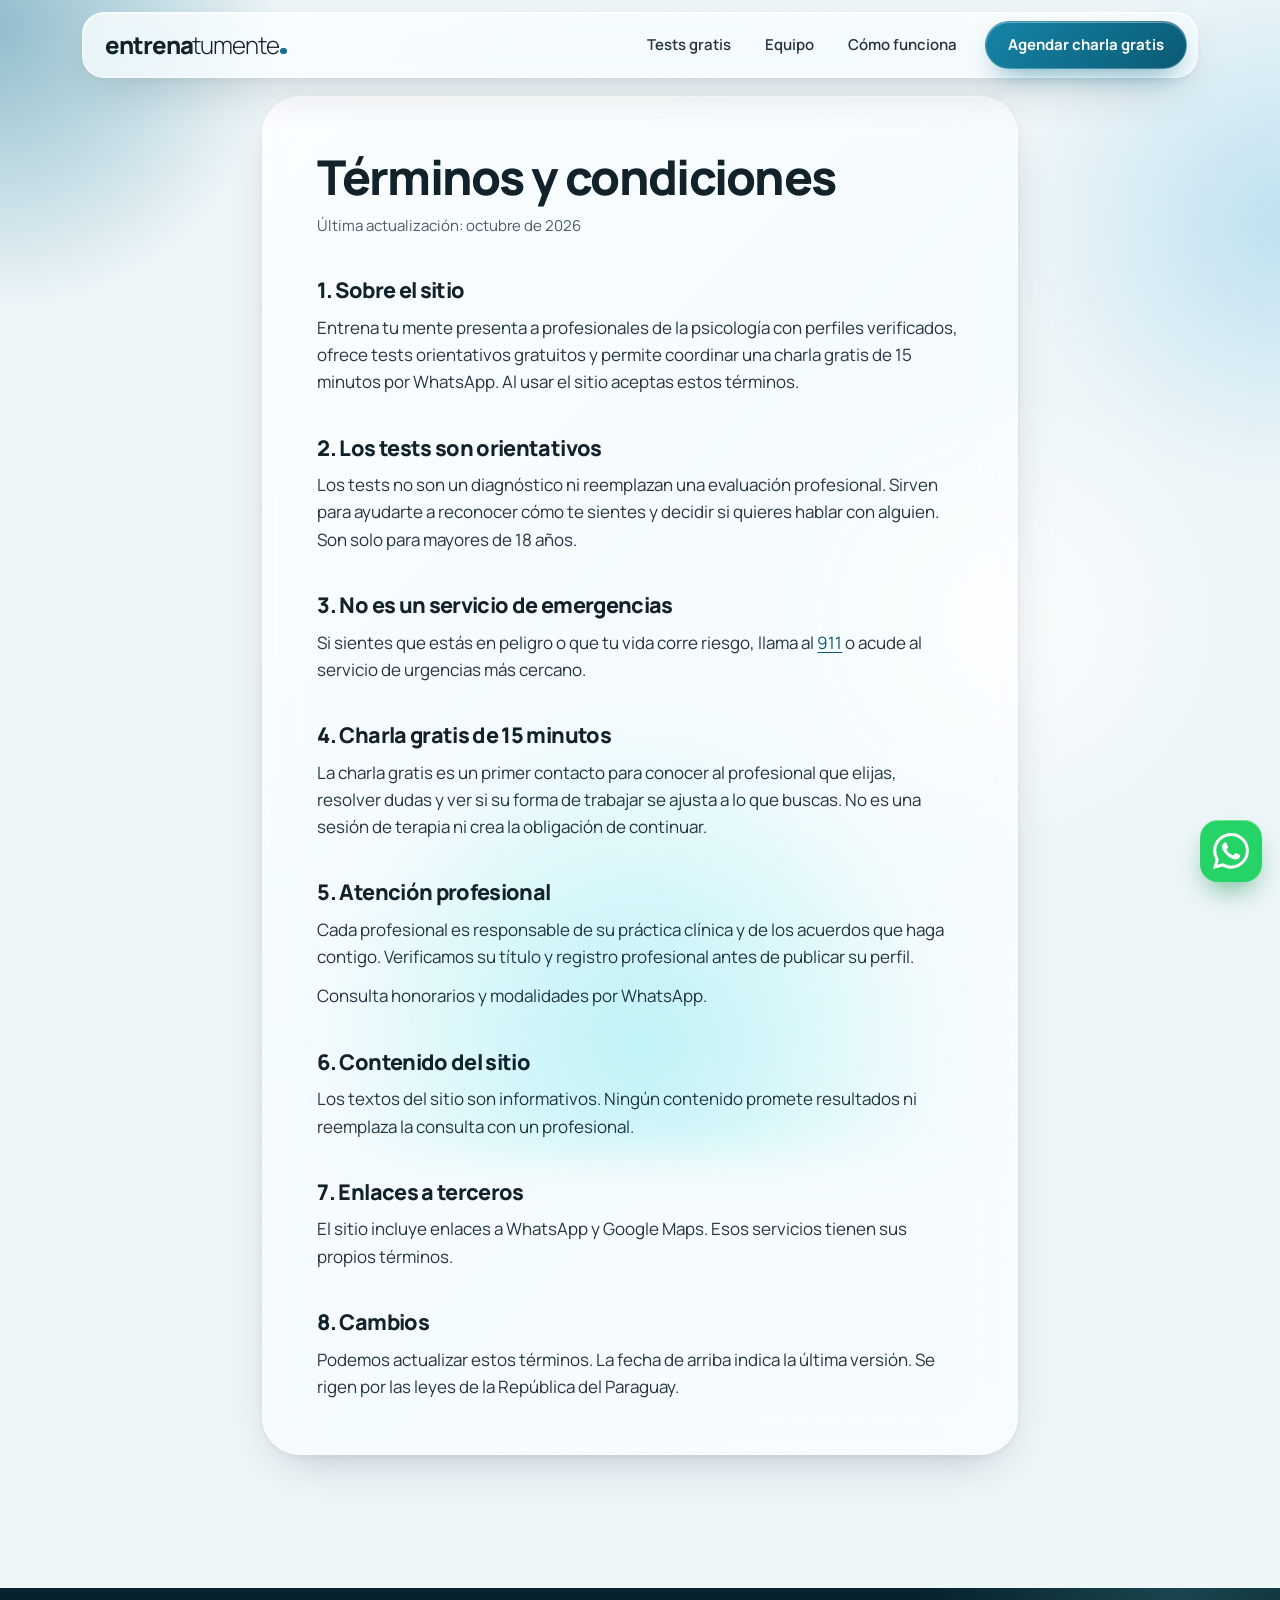
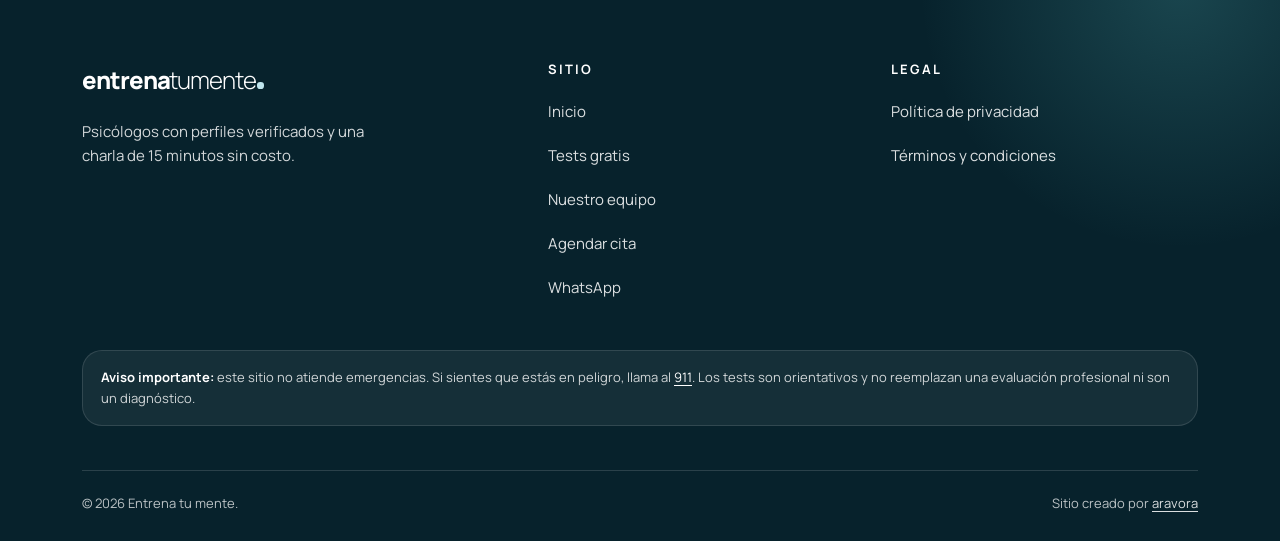
<file: terminos.html>
<!doctype html>
<html lang="es">
<head>
  <meta charset="utf-8">
  <meta name="viewport" content="width=device-width, initial-scale=1">
  <title>Términos y condiciones | Entrena tu mente</title>
  <meta name="description" content="Términos de uso de Entrena tu mente: tests orientativos, charla gratis de 15 minutos y atención con profesionales verificados.">
  <meta name="theme-color" content="#0e6e8c">
  <!-- TODO: dominio definitivo. Activar: <link rel="canonical" href="https://DOMINIO/terminos.html"> y og:image -->
  <meta property="og:type" content="website">
  <meta property="og:site_name" content="Entrena tu mente">
  <meta property="og:title" content="Términos y condiciones | Entrena tu mente">
  <meta property="og:description" content="Términos de uso de Entrena tu mente: tests orientativos, charla gratis de 15 minutos y atención con profesionales verificados.">
  <meta property="og:locale" content="es_PY">
  <link rel="icon" href="data:image/svg+xml,%3Csvg xmlns='http://www.w3.org/2000/svg' viewBox='0 0 40 40'%3E%3Crect width='40' height='40' rx='11' fill='%230e6e8c'/%3E%3Ctext x='8' y='29' font-family='Manrope,Arial,sans-serif' font-size='26' font-weight='800' fill='%23fff'%3Ee%3C/text%3E%3Ccircle cx='29.5' cy='26.5' r='3' fill='%23bfe6ee'/%3E%3C/svg%3E">
  <script>document.documentElement.classList.add("js")</script>
  <link rel="preconnect" href="https://fonts.googleapis.com">
  <link rel="preconnect" href="https://fonts.gstatic.com" crossorigin>
  <link href="https://fonts.googleapis.com/css2?family=Manrope:wght@300;400;500;600;700;800&display=swap" rel="stylesheet">
  <link rel="stylesheet" href="css/styles.css?v=20261103c">
  <!-- TODO: Pixel ID de Entrena tu mente
  <script>
    !function(f,b,e,v,n,t,s){if(f.fbq)return;n=f.fbq=function(){n.callMethod?
    n.callMethod.apply(n,arguments):n.queue.push(arguments)};if(!f._fbq)f._fbq=n;
    n.push=n;n.loaded=!0;n.version='2.0';n.queue=[];t=b.createElement(e);t.async=!0;
    t.src=v;s=b.getElementsByTagName(e)[0];s.parentNode.insertBefore(t,s)}(window,
    document,'script','https://connect.facebook.net/en_US/fbevents.js');
    fbq('init', 'PIXEL_ID');
    fbq('track', 'PageView');
  </script>
  -->
</head>
<body>
  <a class="skip-link" href="#contenido">Saltar al contenido</a>
  <div class="mesh" aria-hidden="true"></div>
  <header class="site-header">
    <div class="container">
      <div class="header-bar glass">
        <a class="brand" href="index.html" aria-label="Entrena tu mente, inicio"><span class="brand-word" aria-hidden="true"><b>entrena</b>tumente<i></i></span></a>
        <nav class="nav" aria-label="Principal">
          <a href="index.html#tests">Tests gratis</a>
          <a href="index.html#equipo">Equipo</a>
          <a href="index.html#como-funciona">Cómo funciona</a>
          <a class="btn" data-wa-sitio href="https://wa.me/message/I7CEUUC6IJIGI1" target="_blank" rel="noopener">Agendar charla gratis</a>
        </nav>
        <button class="menu-toggle" type="button" aria-expanded="false" aria-controls="menu-movil" aria-label="Abrir menú"><svg viewBox="0 0 24 24" fill="none" stroke="currentColor" stroke-width="2" stroke-linecap="round" aria-hidden="true"><path d="M4 7h16M4 12h16M4 17h16"/></svg></button>
      </div>
      <nav class="mobile-nav glass" id="menu-movil" aria-label="Principal móvil">
        <ul>
          <li><a href="index.html#tests">Tests gratis</a></li>
          <li><a href="index.html#equipo">Equipo</a></li>
          <li><a href="index.html#como-funciona">Cómo funciona</a></li>
          <li><a class="btn" data-wa-sitio href="https://wa.me/message/I7CEUUC6IJIGI1" target="_blank" rel="noopener">Agendar charla gratis</a></li>
        </ul>
      </nav>
    </div>
  </header>

  <main id="contenido" class="legal">
    <div class="container narrow">
      <article class="legal-card glass">
      <!-- TODO: revisión legal del texto antes de publicar -->
      <h1>Términos y condiciones</h1>
      <p class="updated">Última actualización: octubre de 2026</p>

      <h2>1. Sobre el sitio</h2>
      <p>Entrena tu mente presenta a profesionales de la psicología con perfiles verificados, ofrece tests orientativos gratuitos y permite coordinar una charla gratis de 15 minutos por WhatsApp. Al usar el sitio aceptas estos términos.</p>

      <h2>2. Los tests son orientativos</h2>
      <p>Los tests no son un diagnóstico ni reemplazan una evaluación profesional. Sirven para ayudarte a reconocer cómo te sientes y decidir si quieres hablar con alguien. Son solo para mayores de 18 años.</p>

      <h2>3. No es un servicio de emergencias</h2>
      <p>Si sientes que estás en peligro o que tu vida corre riesgo, llama al <a href="tel:911">911</a> o acude al servicio de urgencias más cercano.</p>

      <h2>4. Charla gratis de 15 minutos</h2>
      <p>La charla gratis es un primer contacto para conocer al profesional que elijas, resolver dudas y ver si su forma de trabajar se ajusta a lo que buscas. No es una sesión de terapia ni crea la obligación de continuar.</p>

      <h2>5. Atención profesional</h2>
      <p>Cada profesional es responsable de su práctica clínica y de los acuerdos que haga contigo. Verificamos su título y registro profesional antes de publicar su perfil.</p>
      <p>Consulta honorarios y modalidades por WhatsApp.</p>

      <h2>6. Contenido del sitio</h2>
      <p>Los textos del sitio son informativos. Ningún contenido promete resultados ni reemplaza la consulta con un profesional.</p>

      <h2>7. Enlaces a terceros</h2>
      <p>El sitio incluye enlaces a WhatsApp y Google Maps. Esos servicios tienen sus propios términos.</p>

      <h2>8. Cambios</h2>
      <p>Podemos actualizar estos términos. La fecha de arriba indica la última versión. Se rigen por las leyes de la República del Paraguay.</p>
      </article>
    </div>
  </main>

  <footer class="site-footer">
    <div class="container">
      <div class="footer-grid">
        <div>
          <a class="brand" href="index.html" aria-label="Entrena tu mente, inicio"><span class="brand-word" aria-hidden="true"><b>entrena</b>tumente<i></i></span></a>
          <p class="footer-tag">Psicólogos con perfiles verificados y una charla de 15 minutos sin costo.</p>
        </div>
        <div>
          <h2>Sitio</h2>
          <ul>
            <li><a href="index.html">Inicio</a></li>
            <li><a href="index.html#tests">Tests gratis</a></li>
            <li><a href="index.html#equipo">Nuestro equipo</a></li>
            <li><a data-wa-sitio href="https://wa.me/message/I7CEUUC6IJIGI1" target="_blank" rel="noopener">Agendar cita</a></li>
            <li><a data-wa-sitio href="https://wa.me/message/I7CEUUC6IJIGI1" target="_blank" rel="noopener">WhatsApp</a></li>
          </ul>
        </div>
        <div>
          <h2>Legal</h2>
          <ul>
            <li><a href="privacidad.html">Política de privacidad</a></li>
            <li><a href="terminos.html">Términos y condiciones</a></li>
          </ul>
        </div>
      </div>
      <p class="footer-legal"><b>Aviso importante:</b> este sitio no atiende emergencias. Si sientes que estás en peligro, llama al <a href="tel:911">911</a>. Los tests son orientativos y no reemplazan una evaluación profesional ni son un diagnóstico.</p>
      <div class="footer-bottom">
        <span>© 2026 Entrena tu mente.</span>
        <span>Sitio creado por <a href="https://www.instagram.com/aravora.studio/" target="_blank" rel="noopener">aravora</a></span>
      </div>
    </div>
  </footer>

  <a class="wa-float" data-wa-sitio href="https://wa.me/message/I7CEUUC6IJIGI1" target="_blank" rel="noopener" aria-label="Escribir por WhatsApp para coordinar una charla gratis"><svg viewBox="0 0 24 24" fill="currentColor" aria-hidden="true"><path d="M17.472 14.382c-.297-.149-1.758-.867-2.03-.967-.273-.099-.471-.148-.67.15-.197.297-.767.966-.94 1.164-.173.199-.347.223-.644.075-.297-.15-1.255-.463-2.39-1.475-.883-.788-1.48-1.761-1.653-2.059-.173-.297-.018-.458.13-.606.134-.133.298-.347.446-.52.149-.174.198-.298.298-.497.099-.198.05-.371-.025-.52-.075-.149-.669-1.612-.916-2.207-.242-.579-.487-.5-.669-.51-.173-.008-.371-.01-.57-.01-.198 0-.52.074-.792.372-.272.297-1.04 1.016-1.04 2.479 0 1.462 1.065 2.875 1.213 3.074.149.198 2.096 3.2 5.077 4.487.709.306 1.262.489 1.694.625.712.227 1.36.195 1.871.118.571-.085 1.758-.719 2.006-1.413.248-.694.248-1.289.173-1.413-.074-.124-.272-.198-.57-.347m-5.421 7.403h-.004a9.87 9.87 0 01-5.031-1.378l-.361-.214-3.741.982.998-3.648-.235-.374a9.86 9.86 0 01-1.51-5.26c.001-5.45 4.436-9.884 9.888-9.884 2.64 0 5.122 1.03 6.988 2.898a9.825 9.825 0 012.893 6.994c-.003 5.45-4.437 9.884-9.885 9.884m8.413-18.297A11.815 11.815 0 0012.05 0C5.495 0 .16 5.335.157 11.892c0 2.096.547 4.142 1.588 5.945L.057 24l6.305-1.654a11.882 11.882 0 005.683 1.448h.005c6.554 0 11.89-5.335 11.893-11.893a11.821 11.821 0 00-3.48-8.413Z"/></svg><span>¿Dudas? Escríbenos</span></a>

  <script defer src="data/sitio.js?v=20261103c"></script>
  <script defer src="data/profesionales.js?v=20261103c"></script>
  <script defer src="js/main.js?v=20261103c"></script>
</body>
</html>
</file>
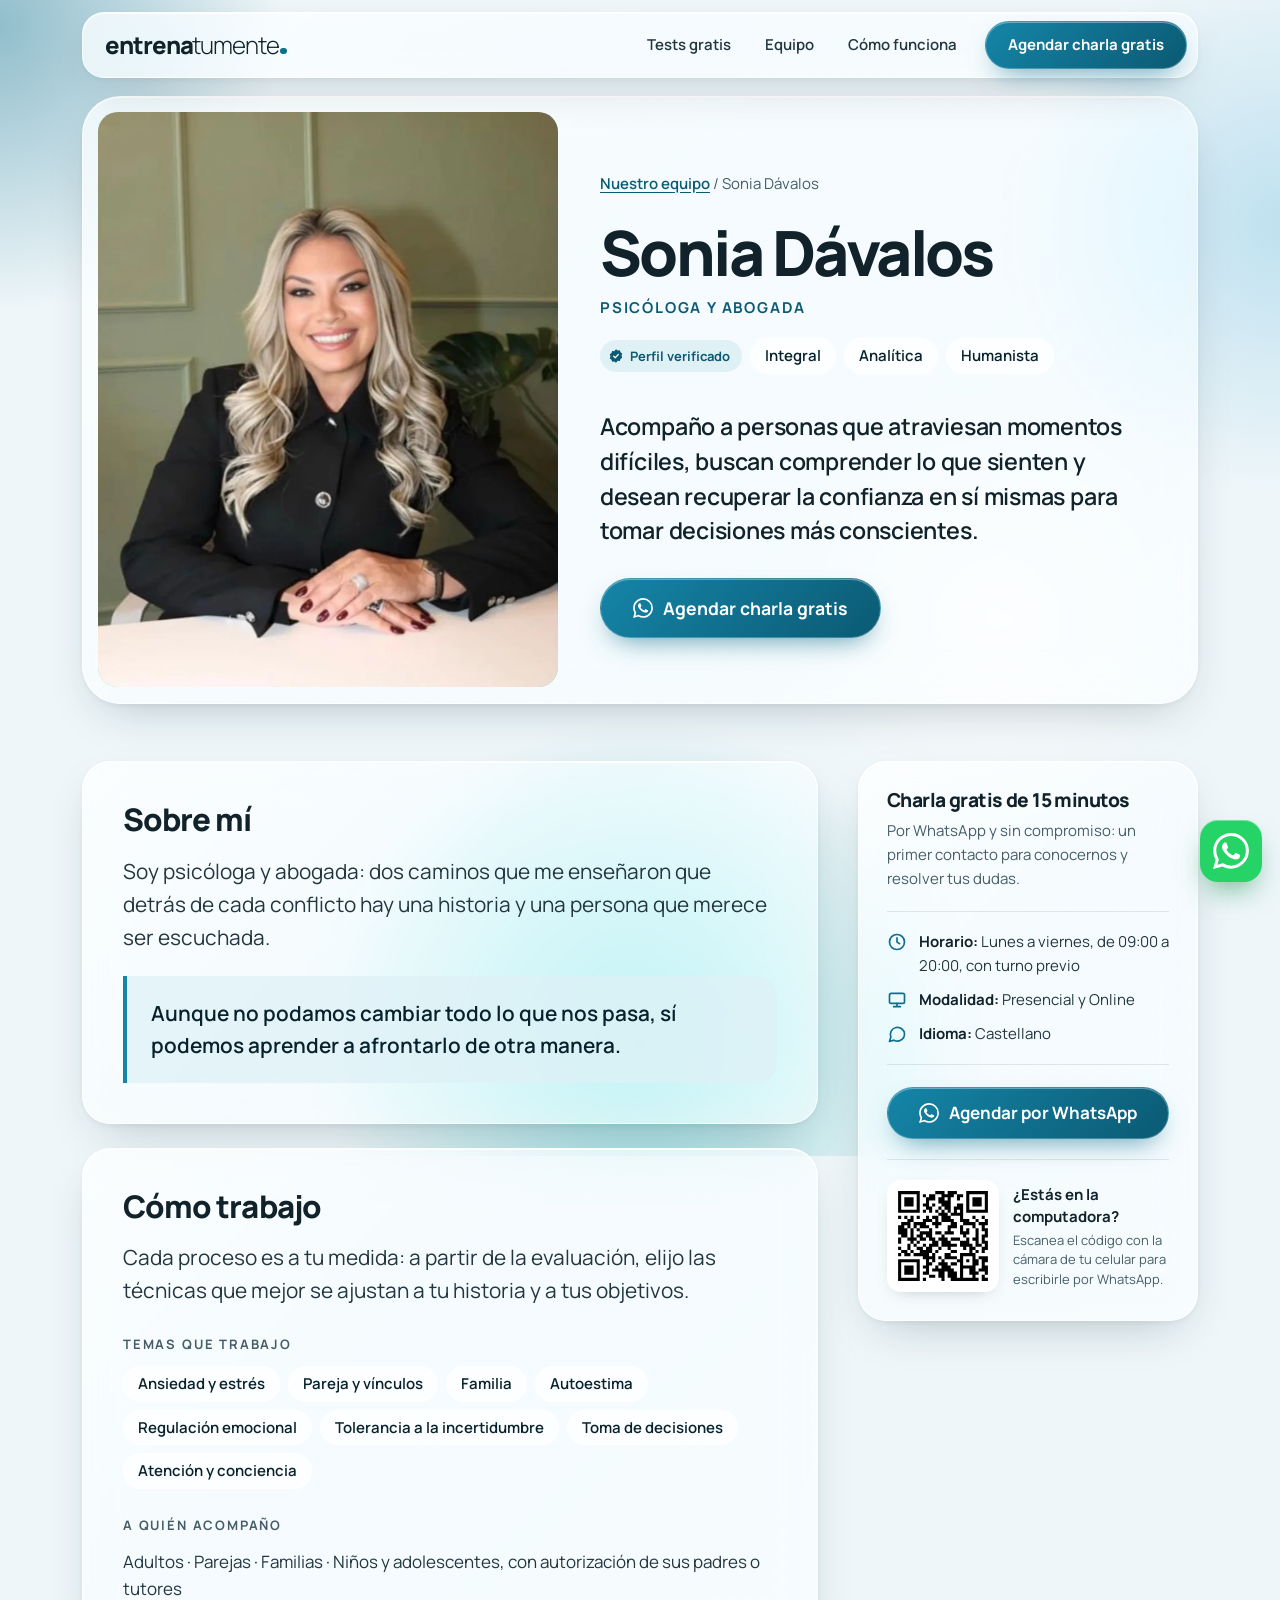
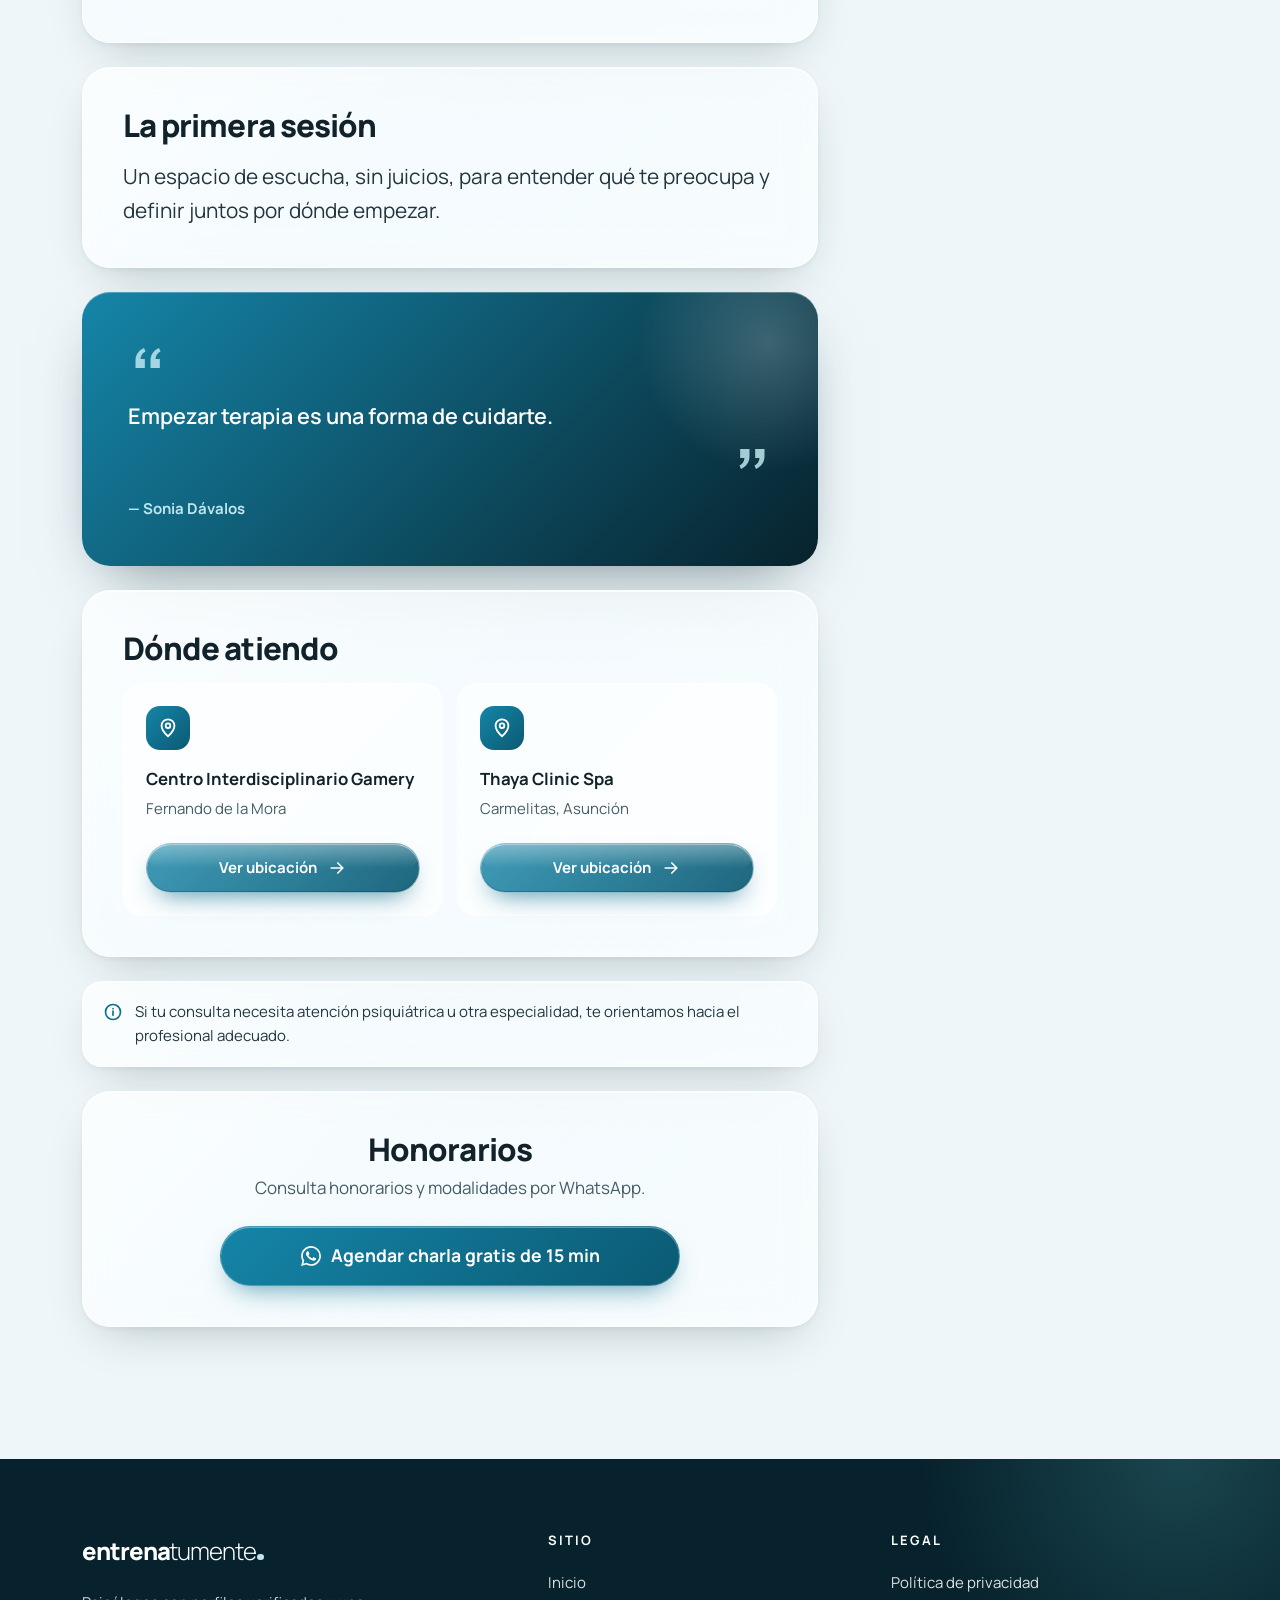
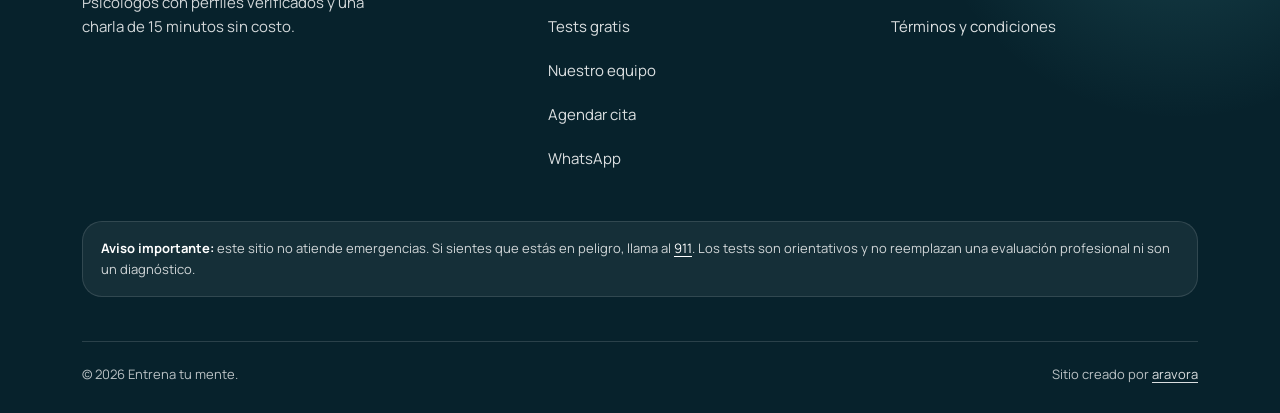
<file: profesionales/sonia-davalos.html>
<!doctype html>
<html lang="es">
<head>
  <meta charset="utf-8">
  <meta name="viewport" content="width=device-width, initial-scale=1">
  <title>Sonia Dávalos · Psicología, conciencia y derecho | Entrena tu mente</title>
  <meta name="description" content="Sonia Dávalos integra la psicología clínica y la perspectiva jurídica. Ansiedad, pareja, familia y regulación emocional. Atención presencial en Fernando de la Mora y Asunción, y online.">
  <meta name="theme-color" content="#0e6e8c">
  <!-- TODO: dominio definitivo. Activar: <link rel="canonical" href="https://DOMINIO/profesionales/sonia-davalos.html"> y og:image -->
  <meta property="og:type" content="website">
  <meta property="og:site_name" content="Entrena tu mente">
  <meta property="og:title" content="Sonia Dávalos · Psicología, conciencia y derecho | Entrena tu mente">
  <meta property="og:description" content="Sonia Dávalos integra la psicología clínica y la perspectiva jurídica. Ansiedad, pareja, familia y regulación emocional. Atención presencial en Fernando de la Mora y Asunción, y online.">
  <meta property="og:locale" content="es_PY">
  <link rel="icon" href="data:image/svg+xml,%3Csvg xmlns='http://www.w3.org/2000/svg' viewBox='0 0 40 40'%3E%3Crect width='40' height='40' rx='11' fill='%230e6e8c'/%3E%3Ctext x='8' y='29' font-family='Manrope,Arial,sans-serif' font-size='26' font-weight='800' fill='%23fff'%3Ee%3C/text%3E%3Ccircle cx='29.5' cy='26.5' r='3' fill='%23bfe6ee'/%3E%3C/svg%3E">
  <script>document.documentElement.classList.add("js")</script>
  <link rel="preconnect" href="https://fonts.googleapis.com">
  <link rel="preconnect" href="https://fonts.gstatic.com" crossorigin>
  <link href="https://fonts.googleapis.com/css2?family=Manrope:wght@300;400;500;600;700;800&display=swap" rel="stylesheet">
  <link rel="preload" as="image" href="../img/profesionales/sonia-davalos.webp" fetchpriority="high">
  <link rel="stylesheet" href="../css/styles.css?v=20261103c">
  <!-- TODO: Pixel ID de Entrena tu mente
  <script>
    !function(f,b,e,v,n,t,s){if(f.fbq)return;n=f.fbq=function(){n.callMethod?
    n.callMethod.apply(n,arguments):n.queue.push(arguments)};if(!f._fbq)f._fbq=n;
    n.push=n;n.loaded=!0;n.version='2.0';n.queue=[];t=b.createElement(e);t.async=!0;
    t.src=v;s=b.getElementsByTagName(e)[0];s.parentNode.insertBefore(t,s)}(window,
    document,'script','https://connect.facebook.net/en_US/fbevents.js');
    fbq('init', 'PIXEL_ID');
    fbq('track', 'PageView');
  </script>
  -->
</head>
<body data-root="../">
  <a class="skip-link" href="#contenido">Saltar al contenido</a>
  <div class="mesh" aria-hidden="true"></div>
  <header class="site-header">
    <div class="container">
      <div class="header-bar glass">
        <a class="brand" href="../index.html" aria-label="Entrena tu mente, inicio"><span class="brand-word" aria-hidden="true"><b>entrena</b>tumente<i></i></span></a>
        <nav class="nav" aria-label="Principal">
          <a href="../index.html#tests">Tests gratis</a>
          <a href="../index.html#equipo">Equipo</a>
          <a href="../index.html#como-funciona">Cómo funciona</a>
          <a class="btn" data-wa-sitio href="https://wa.me/message/I7CEUUC6IJIGI1" target="_blank" rel="noopener">Agendar charla gratis</a>
        </nav>
        <button class="menu-toggle" type="button" aria-expanded="false" aria-controls="menu-movil" aria-label="Abrir menú"><svg viewBox="0 0 24 24" fill="none" stroke="currentColor" stroke-width="2" stroke-linecap="round" aria-hidden="true"><path d="M4 7h16M4 12h16M4 17h16"/></svg></button>
      </div>
      <nav class="mobile-nav glass" id="menu-movil" aria-label="Principal móvil">
        <ul>
          <li><a href="../index.html#tests">Tests gratis</a></li>
          <li><a href="../index.html#equipo">Equipo</a></li>
          <li><a href="../index.html#como-funciona">Cómo funciona</a></li>
          <li><a class="btn" data-wa-sitio href="https://wa.me/message/I7CEUUC6IJIGI1" target="_blank" rel="noopener">Agendar charla gratis</a></li>
        </ul>
      </nav>
    </div>
  </header>

  <main id="contenido" data-perfil="sonia-davalos">
    <!-- Contenido de respaldo: js/main.js lo reemplaza por el perfil completo de data/profesionales.js -->
    <section class="profile-hero">
      <div class="container">
        <div class="profile-card glass">
          <div class="pro-photo" style="--foto-pos:50% 20%"><img src="../img/profesionales/sonia-davalos.webp" alt="Foto de Sonia Dávalos" width="800" height="1000" fetchpriority="high"></div>
          <div class="profile-info">
            <nav class="breadcrumb" aria-label="Ruta"><a href="../index.html#equipo">Nuestro equipo</a> / Sonia Dávalos</nav>
            <h1>Sonia Dávalos</h1>
            <p class="pro-title">Psicóloga y abogada</p>
            <p class="profile-quote">Acompaño a personas que atraviesan momentos difíciles, buscan comprender lo que sienten y desean recuperar la confianza en sí mismas para tomar decisiones más conscientes.</p>
            <div class="btn-row"><a class="btn btn--xl" href="https://wa.me/message/I7CEUUC6IJIGI1" target="_blank" rel="noopener"><svg viewBox="0 0 24 24" fill="currentColor" aria-hidden="true"><path d="M17.472 14.382c-.297-.149-1.758-.867-2.03-.967-.273-.099-.471-.148-.67.15-.197.297-.767.966-.94 1.164-.173.199-.347.223-.644.075-.297-.15-1.255-.463-2.39-1.475-.883-.788-1.48-1.761-1.653-2.059-.173-.297-.018-.458.13-.606.134-.133.298-.347.446-.52.149-.174.198-.298.298-.497.099-.198.05-.371-.025-.52-.075-.149-.669-1.612-.916-2.207-.242-.579-.487-.5-.669-.51-.173-.008-.371-.01-.57-.01-.198 0-.52.074-.792.372-.272.297-1.04 1.016-1.04 2.479 0 1.462 1.065 2.875 1.213 3.074.149.198 2.096 3.2 5.077 4.487.709.306 1.262.489 1.694.625.712.227 1.36.195 1.871.118.571-.085 1.758-.719 2.006-1.413.248-.694.248-1.289.173-1.413-.074-.124-.272-.198-.57-.347m-5.421 7.403h-.004a9.87 9.87 0 01-5.031-1.378l-.361-.214-3.741.982.998-3.648-.235-.374a9.86 9.86 0 01-1.51-5.26c.001-5.45 4.436-9.884 9.888-9.884 2.64 0 5.122 1.03 6.988 2.898a9.825 9.825 0 012.893 6.994c-.003 5.45-4.437 9.884-9.885 9.884m8.413-18.297A11.815 11.815 0 0012.05 0C5.495 0 .16 5.335.157 11.892c0 2.096.547 4.142 1.588 5.945L.057 24l6.305-1.654a11.882 11.882 0 005.683 1.448h.005c6.554 0 11.89-5.335 11.893-11.893a11.821 11.821 0 00-3.48-8.413Z"/></svg>Charla gratis de 15 min</a></div>
          </div>
        </div>
      </div>
    </section>
  </main>

  <footer class="site-footer">
    <div class="container">
      <div class="footer-grid">
        <div>
          <a class="brand" href="../index.html" aria-label="Entrena tu mente, inicio"><span class="brand-word" aria-hidden="true"><b>entrena</b>tumente<i></i></span></a>
          <p class="footer-tag">Psicólogos con perfiles verificados y una charla de 15 minutos sin costo.</p>
        </div>
        <div>
          <h2>Sitio</h2>
          <ul>
            <li><a href="../index.html">Inicio</a></li>
            <li><a href="../index.html#tests">Tests gratis</a></li>
            <li><a href="../index.html#equipo">Nuestro equipo</a></li>
            <li><a data-wa-sitio href="https://wa.me/message/I7CEUUC6IJIGI1" target="_blank" rel="noopener">Agendar cita</a></li>
            <li><a data-wa-sitio href="https://wa.me/message/I7CEUUC6IJIGI1" target="_blank" rel="noopener">WhatsApp</a></li>
          </ul>
        </div>
        <div>
          <h2>Legal</h2>
          <ul>
            <li><a href="../privacidad.html">Política de privacidad</a></li>
            <li><a href="../terminos.html">Términos y condiciones</a></li>
          </ul>
        </div>
      </div>
      <p class="footer-legal"><b>Aviso importante:</b> este sitio no atiende emergencias. Si sientes que estás en peligro, llama al <a href="tel:911">911</a>. Los tests son orientativos y no reemplazan una evaluación profesional ni son un diagnóstico.</p>
      <div class="footer-bottom">
        <span>© 2026 Entrena tu mente.</span>
        <span>Sitio creado por <a href="https://www.instagram.com/aravora.studio/" target="_blank" rel="noopener">aravora</a></span>
      </div>
    </div>
  </footer>

  <a class="wa-float" href="https://wa.me/message/I7CEUUC6IJIGI1" target="_blank" rel="noopener" aria-label="Escribir por WhatsApp para coordinar una charla gratis"><svg viewBox="0 0 24 24" fill="currentColor" aria-hidden="true"><path d="M17.472 14.382c-.297-.149-1.758-.867-2.03-.967-.273-.099-.471-.148-.67.15-.197.297-.767.966-.94 1.164-.173.199-.347.223-.644.075-.297-.15-1.255-.463-2.39-1.475-.883-.788-1.48-1.761-1.653-2.059-.173-.297-.018-.458.13-.606.134-.133.298-.347.446-.52.149-.174.198-.298.298-.497.099-.198.05-.371-.025-.52-.075-.149-.669-1.612-.916-2.207-.242-.579-.487-.5-.669-.51-.173-.008-.371-.01-.57-.01-.198 0-.52.074-.792.372-.272.297-1.04 1.016-1.04 2.479 0 1.462 1.065 2.875 1.213 3.074.149.198 2.096 3.2 5.077 4.487.709.306 1.262.489 1.694.625.712.227 1.36.195 1.871.118.571-.085 1.758-.719 2.006-1.413.248-.694.248-1.289.173-1.413-.074-.124-.272-.198-.57-.347m-5.421 7.403h-.004a9.87 9.87 0 01-5.031-1.378l-.361-.214-3.741.982.998-3.648-.235-.374a9.86 9.86 0 01-1.51-5.26c.001-5.45 4.436-9.884 9.888-9.884 2.64 0 5.122 1.03 6.988 2.898a9.825 9.825 0 012.893 6.994c-.003 5.45-4.437 9.884-9.885 9.884m8.413-18.297A11.815 11.815 0 0012.05 0C5.495 0 .16 5.335.157 11.892c0 2.096.547 4.142 1.588 5.945L.057 24l6.305-1.654a11.882 11.882 0 005.683 1.448h.005c6.554 0 11.89-5.335 11.893-11.893a11.821 11.821 0 00-3.48-8.413Z"/></svg><span>¿Dudas? Escríbenos</span></a>

  <script defer src="../data/sitio.js?v=20261103c"></script>
  <script defer src="../data/profesionales.js?v=20261103c"></script>
  <script defer src="../js/main.js?v=20261103c"></script>
</body>
</html>
</file>
<file: css/styles.css>
/* ==========================================================================
   Entrena tu mente · estilos
   Arquetipo: Glassmorphism Modern (vidrio translúcido sobre fondo de color vivo).
   Paleta «Océano». Toda la marca vive en las variables de :root.
   ========================================================================== */

:root {
  /* Marca */
  --mint-50: #f1f8fb;
  --mint-100: #def0f6;
  --mint-200: #bfe6ee;
  --teal-300: #5cc4c8;
  --teal-500: #1585a8;
  --teal-600: #0e6e8c;   /* texto blanco AA */
  --teal-700: #0b5a73;   /* texto de acento AA sobre claro */
  --teal-900: #07222c;
  --sky-200: #cde8f2;

  /* Neutros */
  --ink: #11222a;
  --ink-soft: #23363f;
  --muted: #465d67;
  --line: rgba(17, 34, 42, .1);
  --bg: #eef6f9;

  /* Vidrio */
  --glass: rgba(255, 255, 255, .42);
  --glass-strong: rgba(255, 255, 255, .7);
  /* reflejo diagonal del vidrio */
  --glass-sheen: linear-gradient(135deg, rgba(255, 255, 255, .62) 0%, rgba(255, 255, 255, .18) 45%, rgba(255, 255, 255, .34) 100%);
  --glass-solid: rgba(255, 255, 255, .92);    /* respaldo si el navegador no desenfoca */
  --glass-border: rgba(255, 255, 255, .75);
  --glass-blur: blur(22px) saturate(180%);
  --glass-shadow: 0 1px 0 rgba(255, 255, 255, .9) inset, 0 18px 50px -20px rgba(7, 34, 44, .28), 0 2px 6px rgba(7, 34, 44, .05);

  /* Estados */
  --warn-bg: #fff4e2;
  --warn-ink: #7a4a00;
  --danger-bg: #fdecec;
  --danger-ink: #8a1f1f;
  --wa: #25d366;

  /* Tipografía */
  --font: "Manrope", system-ui, -apple-system, "Segoe UI", Roboto, sans-serif;
  --fs-xs: .8125rem;
  --fs-sm: .9375rem;
  --fs-md: 1.0625rem;
  --fs-lg: clamp(1.12rem, 1rem + .45vw, 1.3rem);
  --fs-h3: clamp(1.2rem, 1.05rem + .5vw, 1.45rem);
  --fs-h2: clamp(1.9rem, 1.4rem + 1.9vw, 2.9rem);
  --fs-h1: clamp(2.7rem, 1.6rem + 4.6vw, 5.4rem);

  /* Forma y espacio */
  --r-sm: 14px;
  --r-md: 20px;
  --r-lg: 28px;
  --r-xl: clamp(26px, 3vw, 40px);
  --r-pill: 999px;
  --gutter: 16px;
  --max: 1180px;
  --section: clamp(5rem, 3.5rem + 6vw, 9rem);
  --ease: cubic-bezier(.22, .61, .36, 1);
}

@media (min-width: 640px) { :root { --gutter: 24px; } }
@media (min-width: 1024px) { :root { --gutter: 32px; } }
@media (max-width: 640px) { :root { --glass-blur: blur(14px) saturate(160%); } }

/* --- Base ---------------------------------------------------------------- */
*, *::before, *::after { box-sizing: border-box; }
html { -webkit-text-size-adjust: 100%; scroll-behavior: smooth; scroll-padding-top: 100px; }
body {
  margin: 0;
  font-family: var(--font);
  font-size: var(--fs-md);
  line-height: 1.6;
  color: var(--ink);
  background: var(--bg);
  -webkit-font-smoothing: antialiased;
  text-rendering: optimizeLegibility;
  overflow-x: clip;
}
img { max-width: 100%; display: block; }
a { color: var(--teal-700); text-underline-offset: 3px; }
h1, h2, h3, h4 { margin: 0; line-height: 1.1; letter-spacing: -.03em; font-weight: 800; color: var(--ink); }
p { margin: 0; }
ul, ol { margin: 0; padding: 0; list-style: none; }
:focus-visible { outline: 3px solid var(--teal-500); outline-offset: 3px; border-radius: 8px; }
::selection { background: var(--mint-200); }

@media (prefers-reduced-motion: reduce) {
  html { scroll-behavior: auto; }
}

/* --- Fondo vivo (efecto firma): manchas de color que derivan lento -------- */
.mesh {
  position: fixed; inset: -20vmax; z-index: -1; pointer-events: none;
  background:
    radial-gradient(36vmax 36vmax at 14% 20%, rgba(14, 110, 140, .42), transparent 62%),
    radial-gradient(34vmax 34vmax at 86% 34%, rgba(170, 215, 235, .7), transparent 62%),
    radial-gradient(42vmax 42vmax at 50% 92%, rgba(92, 196, 200, .6), transparent 60%),
    radial-gradient(26vmax 26vmax at 70% 62%, rgba(255, 255, 255, .7), transparent 70%),
    var(--bg);
  animation: meshDrift 32s ease-in-out infinite alternate;
  will-change: transform;
}
@keyframes meshDrift {
  0%   { transform: translate3d(0, 0, 0) scale(1) rotate(0deg); }
  50%  { transform: translate3d(3vmax, -2vmax, 0) scale(1.08) rotate(8deg); }
  100% { transform: translate3d(-2vmax, 2vmax, 0) scale(1.04) rotate(-6deg); }
}
@media (prefers-reduced-motion: reduce) { .mesh { animation-duration: 90s; } }

/* --- Vidrio -------------------------------------------------------------- */
.glass {
  background: var(--glass-solid);
  border: 1px solid var(--glass-border);
  box-shadow: var(--glass-shadow);
}
@supports ((backdrop-filter: blur(1px)) or (-webkit-backdrop-filter: blur(1px))) {
  .glass {
    background: var(--glass-sheen), var(--glass);
    -webkit-backdrop-filter: var(--glass-blur);
    backdrop-filter: var(--glass-blur);
  }
}

.container { width: 100%; max-width: var(--max); margin-inline: auto; padding-inline: var(--gutter); }
.narrow { max-width: 820px; }
.section { padding-block: var(--section) 0; }
.section-last { padding-bottom: var(--section); }
.sr-only { position: absolute; width: 1px; height: 1px; overflow: hidden; clip: rect(0 0 0 0); white-space: nowrap; }
.skip-link { position: absolute; left: 12px; top: -60px; z-index: 100; background: var(--ink); color: #fff; padding: 10px 16px; border-radius: var(--r-sm); }
.skip-link:focus { top: 12px; }

.eyebrow {
  display: inline-flex; align-items: center; gap: 8px;
  font-size: var(--fs-xs); font-weight: 700; letter-spacing: .16em; text-transform: uppercase;
  color: var(--teal-700); margin-bottom: 16px;
}
.eyebrow::before { content: ""; width: 18px; height: 2px; border-radius: 2px; background: currentColor; opacity: .7; }
.section-head { max-width: 660px; margin-bottom: clamp(2.5rem, 2rem + 2.5vw, 4rem); }
.section-head h2 { font-size: var(--fs-h2); }
.section-head p { margin-top: 16px; font-size: var(--fs-lg); color: var(--muted); }
.section-head--center { margin-inline: auto; text-align: center; }
.section-head--center .eyebrow { justify-content: center; }

/* Aparición al bajar (solo con JS activo; sin JS todo se ve) */
.js .reveal { opacity: 0; transform: translateY(22px); transition: opacity .8s var(--ease), transform .8s var(--ease); }
.js .reveal.is-in { opacity: 1; transform: none; }
@media (prefers-reduced-motion: reduce) {
  .js .reveal { transform: none; transition-duration: .3s; }
}

/* --- Botones ------------------------------------------------------------- */
.btn {
  position: relative; isolation: isolate; overflow: hidden;
  display: inline-flex; align-items: center; justify-content: center; gap: 10px;
  min-height: 52px; padding: 14px 26px;
  border: 1px solid rgba(255, 255, 255, .22); border-radius: var(--r-pill);
  background: linear-gradient(135deg, var(--teal-500), var(--teal-700));
  color: #fff; font: inherit; font-weight: 700; font-size: var(--fs-md); line-height: 1.2;
  text-decoration: none; text-align: center; cursor: pointer;
  box-shadow: 0 1px 0 rgba(255, 255, 255, .35) inset, 0 12px 28px -12px rgba(14, 110, 140, .75);
  transition: transform .25s var(--ease), box-shadow .25s var(--ease), background-color .25s var(--ease);
}
/* reflejo de vidrio que cruza el botón al pasar el mouse */
.btn::after {
  content: ""; position: absolute; inset: 0; z-index: -1;
  background: linear-gradient(115deg, transparent 30%, rgba(255, 255, 255, .35) 50%, transparent 70%);
  transform: translateX(-120%); transition: transform .8s var(--ease);
}
.btn:hover { transform: translateY(-2px); box-shadow: 0 1px 0 rgba(255, 255, 255, .35) inset, 0 18px 36px -12px rgba(14, 110, 140, .85); }
.btn:hover::after { transform: translateX(120%); }
.btn:active { transform: translateY(0); }
.btn svg { width: 20px; height: 20px; flex: none; }
.btn--glass {
  background: rgba(255, 255, 255, .16);
  border-color: rgba(255, 255, 255, .45);
  -webkit-backdrop-filter: blur(14px) saturate(160%); backdrop-filter: blur(14px) saturate(160%);
  box-shadow: 0 1px 0 rgba(255, 255, 255, .4) inset, 0 12px 30px -14px rgba(0, 0, 0, .45);
}
.btn--glass:hover { background: rgba(255, 255, 255, .26); box-shadow: 0 1px 0 rgba(255, 255, 255, .4) inset, 0 16px 34px -14px rgba(0, 0, 0, .5); }
/* Océano con vidrio: translúcido, brillo arriba y un reflejo que lo cruza cada tanto */
.btn--oceano {
  background: linear-gradient(135deg, rgba(21, 133, 168, .82), rgba(11, 90, 115, .92));
  border-color: rgba(255, 255, 255, .45);
  -webkit-backdrop-filter: blur(12px) saturate(170%); backdrop-filter: blur(12px) saturate(170%);
  box-shadow: 0 1px 0 rgba(255, 255, 255, .55) inset, 0 -1px 0 rgba(7, 34, 44, .25) inset, 0 12px 26px -12px rgba(14, 110, 140, .8);
}
.btn--oceano::before {
  content: ""; position: absolute; inset: 1px 1px 50% 1px; z-index: -1; border-radius: inherit;
  background: linear-gradient(180deg, rgba(255, 255, 255, .32), rgba(255, 255, 255, 0));
}
.btn--oceano::after { animation: reluce 5s var(--ease) 1.5s infinite; }
.btn--oceano:hover::after { animation: none; }
@keyframes reluce { 0% { transform: translateX(-120%); } 22%, 100% { transform: translateX(120%); } }
@media (prefers-reduced-motion: reduce) { .btn--oceano::after { animation: none; } }
.btn--light { background: #fff; color: var(--teal-700); border-color: #fff; box-shadow: 0 14px 30px -14px rgba(0, 0, 0, .4); }
.btn--light:hover { background: var(--mint-50); }
.btn--soft { background: rgba(255, 255, 255, .7); color: var(--teal-700); border-color: var(--glass-border); box-shadow: 0 1px 0 #fff inset, 0 8px 20px -14px rgba(7, 34, 44, .4); }
.btn--soft:hover { background: #fff; }
.btn--block { width: 100%; }
.btn--xl { min-height: 60px; padding: 18px 32px; font-size: 1.1rem; }
.btn-row { display: flex; flex-wrap: wrap; gap: 12px; }
.btn-row .btn { flex: 1 1 230px; }
@media (min-width: 640px) { .btn-row .btn { flex: 0 0 auto; } }

.link-arrow { display: inline-flex; align-items: center; gap: 8px; font-weight: 700; color: var(--teal-700); text-decoration: none; }
.link-arrow svg { width: 18px; height: 18px; transition: transform .25s var(--ease); }
.link-arrow:hover svg { transform: translateX(4px); }

/* --- Chips e insignias --------------------------------------------------- */
.chips { display: flex; flex-wrap: wrap; gap: 8px; }
.chip {
  display: inline-flex; align-items: center; gap: 6px; padding: 7px 14px;
  border-radius: var(--r-pill); background: rgba(255, 255, 255, .65); border: 1px solid var(--glass-border);
  color: var(--teal-900); font-size: var(--fs-sm); font-weight: 600; line-height: 1.3;
}
.badge-verified {
  display: inline-flex; align-items: center; gap: 6px; padding: 6px 12px 6px 8px;
  border-radius: var(--r-pill); background: rgba(222, 240, 246, .9); color: var(--teal-700);
  font-size: var(--fs-xs); font-weight: 700;
}
.badge-verified svg { width: 16px; height: 16px; }

/* --- Encabezado flotante de vidrio --------------------------------------- */
.site-header { position: sticky; top: 0; z-index: 50; padding-top: 12px; }
.header-bar {
  display: flex; align-items: center; justify-content: space-between; gap: 20px;
  min-height: 66px; padding: 8px 10px 8px 22px; border-radius: 22px;
  transition: box-shadow .3s var(--ease), background-color .3s var(--ease);
}
.site-header.is-scrolled .header-bar { box-shadow: 0 1px 0 rgba(255,255,255,.9) inset, 0 18px 40px -18px rgba(7, 34, 44, .35); }

/* Logo C1 «entrenatumente.» */
.brand { display: inline-flex; align-items: center; min-height: 44px; text-decoration: none; color: var(--ink); }
.brand-word { font-size: 1.5rem; font-weight: 300; letter-spacing: -.045em; line-height: 1; white-space: nowrap; }
.brand-word b { font-weight: 800; }
.brand-word i { display: inline-block; width: .26em; height: .26em; margin-left: .06em; border-radius: 50%; background: var(--teal-600); }

.nav { display: none; align-items: center; gap: 6px; }
.nav > a:not(.btn) {
  position: relative; padding: 10px 14px; color: var(--ink-soft); text-decoration: none; font-weight: 600; font-size: var(--fs-sm);
}
.nav > a:not(.btn)::after {
  content: ""; position: absolute; left: 14px; right: 14px; bottom: 6px; height: 2px; border-radius: 2px;
  background: var(--teal-500); transform: scaleX(0); transform-origin: left; transition: transform .3s var(--ease);
}
.nav > a:not(.btn):hover::after { transform: scaleX(1); }
.nav .btn { margin-left: 8px; min-height: 48px; padding: 10px 22px; font-size: var(--fs-sm); }

.menu-toggle {
  display: inline-grid; place-items: center; width: 48px; height: 48px; border-radius: 14px;
  border: 1px solid var(--glass-border); background: rgba(255,255,255,.7); color: var(--ink); cursor: pointer;
}
.menu-toggle svg { width: 22px; height: 22px; }
.mobile-nav { display: none; margin-top: 8px; border-radius: 22px; overflow: hidden; }
.mobile-nav.is-open { display: block; }
.mobile-nav ul { display: grid; gap: 4px; padding: 12px; }
.mobile-nav a:not(.btn) { display: block; padding: 14px 12px; border-radius: var(--r-sm); color: var(--ink); text-decoration: none; font-weight: 600; }
.mobile-nav a:not(.btn):hover { background: rgba(255,255,255,.7); }
.mobile-nav .btn { margin-top: 6px; width: 100%; }

@media (min-width: 900px) {
  .nav { display: flex; }
  .menu-toggle, .mobile-nav, .mobile-nav.is-open { display: none; }
}

/* --- Hero (foto con vidrio encima) -------------------------------------- */
.hero { padding-top: 18px; }
.hero-card {
  position: relative; overflow: hidden; isolation: isolate;
  min-height: min(calc(100svh - 120px), 760px);
  border-radius: var(--r-xl);
  display: grid; align-content: center; justify-items: center; text-align: center;
  padding: clamp(4.5rem, 3rem + 6vw, 8rem) clamp(1.25rem, .5rem + 4vw, 4.5rem) clamp(2rem, 1.5rem + 2vw, 3rem);
  background:
    linear-gradient(180deg, rgba(6, 28, 38, .55) 0%, rgba(6, 28, 38, .48) 45%, rgba(6, 28, 38, .7) 100%),
    url("../img/consultorio.webp") center 45% / cover no-repeat,
    var(--teal-900);
  color: #fff;
  box-shadow: 0 30px 80px -30px rgba(7, 34, 44, .55);
}
/* brillo de vidrio en el borde superior */
.hero-card::before {
  content: ""; position: absolute; inset: 0; border-radius: inherit; pointer-events: none; z-index: 1;
  border: 1px solid rgba(255, 255, 255, .18);
  background: linear-gradient(180deg, rgba(255,255,255,.1), transparent 30%);
}
.hero-copy { position: relative; z-index: 2; max-width: 900px; }
.hero .eyebrow { color: var(--mint-200); justify-content: center; }
.hero h1 { font-size: clamp(2.35rem, 1.4rem + 3.8vw, 4.6rem); letter-spacing: -.04em; line-height: 1.04; color: #fff; }
.hero h1 span { display: block; color: var(--mint-200); font-weight: 300; }
.hero-lead { margin: 26px auto 0; max-width: 40ch; font-size: var(--fs-lg); color: rgba(255,255,255,.92); }
.hero .btn-row { justify-content: center; margin-top: 40px; }
.hero-chips {
  position: relative; z-index: 2; margin-top: clamp(2.75rem, 2rem + 3vw, 4.5rem);
  display: flex; flex-wrap: wrap; justify-content: center; gap: 10px;
}
.hero-chip {
  display: inline-flex; align-items: center; gap: 8px; padding: 10px 16px;
  border-radius: var(--r-pill); font-size: var(--fs-sm); font-weight: 600; color: #fff;
  background: rgba(255, 255, 255, .14); border: 1px solid rgba(255, 255, 255, .3);
  -webkit-backdrop-filter: blur(14px) saturate(160%); backdrop-filter: blur(14px) saturate(160%);
  box-shadow: 0 1px 0 rgba(255,255,255,.25) inset;
}
.hero-chip svg { width: 18px; height: 18px; color: var(--mint-200); }

/* --- Equipo: fotos grandes ---------------------------------------------- */
.team-head { display: flex; flex-wrap: wrap; align-items: flex-end; justify-content: space-between; gap: 20px; }
.carousel-ctrl { display: none; gap: 10px; margin-bottom: clamp(2.5rem, 2rem + 2.5vw, 4rem); }
.carousel-ctrl.is-active { display: flex; }
.carousel-ctrl button {
  width: 54px; height: 54px; border-radius: 50%; cursor: pointer; color: var(--ink);
  display: grid; place-items: center; transition: transform .2s var(--ease);
}
.carousel-ctrl button:hover { transform: translateY(-2px); }
.carousel-ctrl button:disabled { opacity: .4; cursor: default; transform: none; }
.carousel-ctrl svg { width: 20px; height: 20px; }

.team-track {
  display: grid; grid-auto-flow: column; grid-auto-columns: minmax(280px, 86%); gap: 24px;
  overflow-x: auto; overflow-y: visible; scroll-snap-type: x mandatory; scroll-padding-inline: var(--gutter);
  padding: 6px var(--gutter) 30px; margin-inline: calc(var(--gutter) * -1); scrollbar-width: none;
}
.team-track::-webkit-scrollbar { display: none; }
@media (min-width: 640px) { .team-track { grid-auto-columns: minmax(300px, 46%); } }
@media (min-width: 1024px) { .team-track { grid-auto-columns: calc((100% - 2 * var(--gutter) - 48px) / 3); } }
.team-track.is-single { grid-auto-flow: row; grid-template-columns: 1fr; overflow: visible; margin-inline: 0; padding-inline: 0; }

.pro-card {
  scroll-snap-align: start; display: flex; flex-direction: column;
  border-radius: var(--r-lg); padding: 14px;
  transition: transform .35s var(--ease), box-shadow .35s var(--ease);
}
.pro-card:hover { transform: translateY(-6px); }
.pro-photo {
  position: relative; display: block; overflow: hidden; border-radius: calc(var(--r-lg) - 8px);
  aspect-ratio: 4 / 5; background: linear-gradient(140deg, var(--mint-200), var(--teal-300));
}
.pro-photo img { position: absolute; inset: 0; z-index: 1; width: 100%; height: 100%; object-fit: cover; object-position: var(--foto-pos, 50% 25%); transition: transform .9s var(--ease); }
.pro-card:hover .pro-photo img { transform: scale(1.04); }
.pro-photo .ini { position: absolute; inset: 0; display: grid; place-items: center; font-size: 4rem; font-weight: 800; color: var(--teal-900); }
/* frase que aparece sobre la foto al pasar el mouse (como en la referencia) */
.pro-photo .pro-hover {
  position: absolute; inset: auto 0 0 0; z-index: 2; padding: 60px 22px 22px; color: #fff;
  background: linear-gradient(180deg, transparent, rgba(6, 28, 38, .82));
  opacity: 0; transform: translateY(10px); transition: opacity .4s var(--ease), transform .4s var(--ease);
  text-align: left;
}
.pro-photo .pro-hover p { font-size: var(--fs-sm); line-height: 1.5; }
.pro-photo .pro-hover span { display: inline-flex; align-items: center; gap: 8px; margin-top: 12px; font-weight: 700; }
.pro-photo .pro-hover svg { width: 18px; height: 18px; }
.pro-card:hover .pro-hover, .pro-photo:focus-visible .pro-hover { opacity: 1; transform: none; }
@media (hover: none) { .pro-photo .pro-hover { display: none; } }

.pro-body { display: flex; flex-direction: column; flex: 1; padding: 20px 10px 8px; }
.pro-body h3 { font-size: var(--fs-h3); }
.pro-body h3 a { color: inherit; text-decoration: none; }
.pro-body h3 a:hover { color: var(--teal-700); }
.pro-title { margin-top: 6px; font-size: var(--fs-xs); font-weight: 700; letter-spacing: .12em; text-transform: uppercase; color: var(--teal-700); }
.pro-body .badge-verified { margin-top: 12px; align-self: flex-start; }
.pro-quote { margin-top: 18px; color: var(--ink-soft); }
.pro-body .chips { margin-top: 18px; }
.pro-meta { margin-top: 16px; display: flex; align-items: center; gap: 8px; font-size: var(--fs-sm); color: var(--muted); font-weight: 600; }
.pro-meta svg { width: 18px; height: 18px; color: var(--teal-600); }
.pro-actions { margin-top: auto; padding-top: 24px; display: grid; gap: 10px; }
.pro-actions .link-arrow { justify-self: center; padding: 8px; }
.pro-card:not(.is-featured) .pro-quote, .pro-card:not(.is-featured) .chips { display: none; }

/* Una sola profesional: tarjeta destacada con la foto grande al costado */
.pro-card.is-featured { padding: clamp(14px, 1.2vw, 18px); }
.pro-card.is-featured:hover { transform: none; }
@media (min-width: 860px) {
  .pro-card.is-featured { display: grid; grid-template-columns: minmax(300px, 440px) 1fr; gap: clamp(1.5rem, 1rem + 2.5vw, 4rem); align-items: center; }
  .pro-card.is-featured .pro-body { padding: 24px clamp(8px, 1vw, 24px) 24px 0; }
  .pro-card.is-featured h3 { font-size: clamp(2rem, 1.4rem + 1.6vw, 2.8rem); letter-spacing: -.035em; }
  .pro-card.is-featured .pro-quote { font-size: var(--fs-lg); line-height: 1.55; margin-top: 22px; }
  .pro-card.is-featured .pro-actions { grid-template-columns: auto auto; justify-content: start; align-items: center; gap: 14px 22px; }
  .pro-card.is-featured .pro-actions .btn { padding-inline: 28px; }
}
.team-soon { margin-top: 26px; text-align: center; font-size: var(--fs-sm); color: var(--muted); }

/* --- Pasos --------------------------------------------------------------- */
.steps { display: grid; gap: 20px; }
@media (min-width: 860px) { .steps { grid-template-columns: repeat(3, 1fr); gap: 24px; } }
.step { position: relative; padding: clamp(28px, 1.5rem + 1.5vw, 42px); border-radius: var(--r-lg); overflow: hidden; }
.step-num {
  display: block; font-size: clamp(3.2rem, 2.6rem + 2vw, 4.4rem); font-weight: 800; line-height: 1; letter-spacing: -.06em;
  background: linear-gradient(135deg, var(--teal-300), var(--teal-700)); -webkit-background-clip: text; background-clip: text; color: transparent;
}
.step h3 { margin-top: 18px; font-size: var(--fs-h3); }
.step p { margin-top: 8px; color: var(--muted); }

/* --- Banda CTA ----------------------------------------------------------- */
.band {
  position: relative; overflow: hidden; isolation: isolate;
  border-radius: var(--r-xl);
  padding: clamp(2.75rem, 2rem + 4vw, 5rem) clamp(1.5rem, 1rem + 4vw, 5rem);
  background: linear-gradient(135deg, var(--teal-500) 0%, var(--teal-700) 55%, var(--teal-900) 100%);
  color: #fff; display: grid; gap: 30px; align-items: center;
  box-shadow: 0 1px 0 rgba(255,255,255,.25) inset, 0 30px 70px -30px rgba(7, 34, 44, .6);
}
.band::before { /* brillo diagonal */
  content: ""; position: absolute; inset: -40% -10% auto auto; width: 70%; height: 160%; z-index: -1;
  background: radial-gradient(closest-side, rgba(255,255,255,.22), transparent); transform: rotate(-20deg);
}
.band h2 { color: #fff; font-size: var(--fs-h2); max-width: 18ch; }
.band p { margin-top: 14px; color: rgba(255,255,255,.9); font-size: var(--fs-lg); max-width: 46ch; }
.band .eyebrow { color: var(--mint-200); }
@media (min-width: 900px) { .band { grid-template-columns: 1fr auto; } }

/* --- Pie ----------------------------------------------------------------- */
.site-footer { margin-top: var(--section); background: var(--teal-900); color: rgba(255,255,255,.82); padding-block: clamp(3.5rem, 3rem + 2vw, 5rem) 28px; font-size: var(--fs-sm); position: relative; overflow: hidden; }
.site-footer::before { content: ""; position: absolute; width: 520px; height: 520px; right: -160px; top: -260px; border-radius: 50%; background: radial-gradient(closest-side, rgba(92, 196, 200,.22), transparent); pointer-events: none; }
.footer-grid { position: relative; display: grid; gap: 36px; grid-template-columns: 1fr; }
@media (min-width: 720px) { .footer-grid { grid-template-columns: 1.4fr 1fr 1fr; } }
.site-footer .brand { color: #fff; }
.site-footer .brand-word i { background: var(--mint-200); }
.footer-tag { margin-top: 14px; max-width: 32ch; }
.site-footer h2 { color: #fff; font-size: var(--fs-xs); letter-spacing: .16em; text-transform: uppercase; font-weight: 700; margin-bottom: 14px; }
.site-footer ul { display: grid; gap: 4px; }
.site-footer a { color: rgba(255,255,255,.86); text-decoration: none; display: inline-block; padding: 6px 0; }
.site-footer a:hover { color: #fff; text-decoration: underline; }
.footer-bottom { position: relative; margin-top: 44px; padding-top: 22px; border-top: 1px solid rgba(255,255,255,.14); display: flex; flex-wrap: wrap; gap: 8px 24px; justify-content: space-between; color: rgba(255,255,255,.72); font-size: var(--fs-xs); }
.footer-bottom a { padding: 0; color: rgba(255,255,255,.85); text-decoration: underline; }
.footer-legal { position: relative; margin-top: 40px; padding: 16px 18px; border-radius: var(--r-md); background: rgba(255,255,255,.06); border: 1px solid rgba(255,255,255,.12); color: rgba(255,255,255,.8); font-size: var(--fs-xs); line-height: 1.6; }
.footer-legal b { color: #fff; }
.footer-legal a { padding: 0; color: #fff; text-decoration: underline; }

/* --- WhatsApp flotante (verde y logo oficiales) ------------------------- */
.wa-float {
  position: fixed; right: 18px; bottom: 18px; z-index: 60;
  display: grid; place-items: center; width: 62px; height: 62px; border-radius: 18px;
  background: #25d366; color: #fff; text-decoration: none;
  box-shadow: 0 1px 0 rgba(255,255,255,.35) inset, 0 14px 30px -10px rgba(18, 140, 76, .7);
  transition: transform .25s var(--ease), box-shadow .25s var(--ease);
}
.wa-float:hover { transform: translateY(-3px) scale(1.03); box-shadow: 0 1px 0 rgba(255,255,255,.35) inset, 0 18px 36px -10px rgba(18, 140, 76, .8); }
.wa-float svg { width: 36px; height: 36px; }
.wa-float span { position: absolute; width: 1px; height: 1px; overflow: hidden; clip: rect(0 0 0 0); white-space: nowrap; }
@media (max-width: 520px) { .wa-float { width: 58px; height: 58px; right: 14px; bottom: 14px; } .wa-float svg { width: 34px; height: 34px; } }

/* --- Perfil -------------------------------------------------------------- */
.profile-hero { padding-top: 18px; }
.profile-card { border-radius: var(--r-xl); padding: clamp(14px, 1.2vw, 18px); display: grid; gap: clamp(1.5rem, 1rem + 2vw, 3.5rem); align-items: center; }
@media (min-width: 860px) { .profile-card { grid-template-columns: minmax(300px, 460px) 1fr; } }
.profile-card .pro-photo { aspect-ratio: 4 / 5; }
.profile-info { padding: 10px clamp(8px, 1vw, 20px) 20px; }
@media (min-width: 860px) { .profile-info { padding: 24px clamp(8px, 2vw, 32px) 24px 0; } }
.breadcrumb { font-size: var(--fs-sm); color: var(--muted); margin-bottom: 22px; }
.breadcrumb a { color: var(--teal-700); font-weight: 600; }
.profile-info h1 { font-size: clamp(2.3rem, 1.5rem + 3vw, 4rem); letter-spacing: -.04em; }
.profile-info .pro-title { margin-top: 10px; font-size: var(--fs-sm); }
.profile-info .meta-row { margin-top: 18px; display: flex; flex-wrap: wrap; gap: 8px; align-items: center; }
.profile-quote { margin-top: clamp(1.5rem, 1rem + 1.5vw, 2.25rem); font-size: clamp(1.15rem, 1rem + .7vw, 1.45rem); line-height: 1.5; font-weight: 600; letter-spacing: -.01em; color: var(--ink); }
.profile-info .btn-row { margin-top: 30px; }

.profile-layout { display: grid; gap: 28px; padding-top: clamp(2.5rem, 2rem + 2vw, 4rem); }
@media (min-width: 1000px) { .profile-layout { grid-template-columns: minmax(0, 1fr) 340px; gap: 40px; align-items: start; } }
.profile-main { display: grid; gap: 24px; }
.block { border-radius: var(--r-lg); padding: clamp(24px, 1.25rem + 1.6vw, 40px); }
.block h2 { font-size: clamp(1.45rem, 1.2rem + 1vw, 1.95rem); margin-bottom: 18px; }
.block .lead { color: var(--ink-soft); font-size: var(--fs-lg); }
.highlight { margin-top: 22px; padding: 22px 24px; border-left: 4px solid var(--teal-500); border-radius: 0 var(--r-md) var(--r-md) 0; background: rgba(222, 240, 246, .75); font-weight: 600; font-size: var(--fs-lg); line-height: 1.5; color: var(--teal-900); }
.check-list { display: grid; gap: 10px; }
@media (min-width: 640px) { .check-list--2 { grid-template-columns: 1fr 1fr; } }
.check-list li { display: flex; gap: 12px; align-items: flex-start; padding: 14px 16px; border-radius: var(--r-sm); background: rgba(255,255,255,.62); border: 1px solid var(--glass-border); font-weight: 600; font-size: var(--fs-sm); line-height: 1.45; }
.check-list svg { width: 20px; height: 20px; color: var(--teal-600); flex: none; margin-top: 1px; }
.sub-label { margin: 26px 0 12px; font-size: var(--fs-xs); font-weight: 700; letter-spacing: .14em; text-transform: uppercase; color: var(--muted); }

.message-card { position: relative; overflow: hidden; border-radius: var(--r-lg); padding: clamp(28px, 1.5rem + 2vw, 46px); background: linear-gradient(135deg, var(--teal-500), var(--teal-900)); color: #fff; box-shadow: 0 1px 0 rgba(255,255,255,.25) inset, 0 24px 60px -28px rgba(7, 34, 44,.6); }
.message-card::before { content: ""; position: absolute; right: -80px; top: -80px; width: 260px; height: 260px; border-radius: 50%; background: radial-gradient(closest-side, rgba(255,255,255,.2), transparent); }
.message-card svg.q { position: relative; width: 40px; height: 40px; color: var(--mint-200); opacity: .85; }
.message-card p { position: relative; margin-top: 14px; font-size: clamp(1.1rem, 1rem + .6vw, 1.35rem); line-height: 1.55; font-weight: 600; }
.message-card svg.q--cierre { display: block; margin: 6px 0 0 auto; transform: rotate(180deg); }
.message-card .sign { margin-top: 18px; font-size: var(--fs-sm); color: var(--mint-200); font-weight: 700; }

.places { display: grid; gap: 14px; }
@media (min-width: 640px) { .places { grid-template-columns: 1fr 1fr; } }
.place { display: flex; flex-direction: column; gap: 4px; padding: 22px; border-radius: var(--r-md); background: rgba(255,255,255,.62); border: 1px solid var(--glass-border); }
.place .ico { width: 44px; height: 44px; border-radius: 14px; display: grid; place-items: center; background: linear-gradient(135deg, var(--teal-500), var(--teal-700)); color: #fff; margin-bottom: 12px; }
.place .ico svg { width: 22px; height: 22px; }
.place strong { font-size: 1.05rem; }
.place span { color: var(--muted); font-size: var(--fs-sm); }
.place span:not(.ico) { margin-bottom: 18px; }
.place .btn { margin-top: auto; min-height: 46px; font-size: var(--fs-sm); } /* botones alineados abajo aunque el nombre ocupe 2 líneas */
.facts { margin-top: 18px; display: grid; gap: 10px; }
@media (min-width: 1000px) { .facts--movil { display: none; } }
.atiende { margin: 0; color: var(--ink-soft); line-height: 1.6; }
.fact { display: flex; gap: 12px; align-items: flex-start; font-size: var(--fs-sm); color: var(--ink-soft); }
.fact svg { width: 20px; height: 20px; color: var(--teal-600); flex: none; margin-top: 2px; }
.fact b { color: var(--ink); }

.note { padding: 18px 20px; border-radius: var(--r-md); color: var(--ink-soft); font-size: var(--fs-sm); display: flex; gap: 12px; }
.note svg { width: 20px; height: 20px; color: var(--teal-600); flex: none; margin-top: 2px; }

.final-cta { text-align: center; }
.final-cta h2 { margin-bottom: 8px; }
.final-cta p { color: var(--muted); margin-bottom: 24px; }
.final-cta .btn { width: 100%; max-width: 460px; }

.profile-aside { display: none; }
@media (min-width: 1000px) { .profile-aside { display: block; position: sticky; top: 110px; } }
.aside-card { padding: 28px; border-radius: var(--r-lg); }
.aside-card h3 { font-size: 1.2rem; }
.aside-card > p { margin-top: 8px; color: var(--muted); font-size: var(--fs-sm); }
.qr-box { margin-top: 20px; padding-top: 20px; border-top: 1px solid var(--line); display: flex; gap: 14px; align-items: center; }
.qr-box img { flex: none; width: 112px; height: 112px; padding: 8px; border-radius: 14px; background: #fff; box-shadow: 0 6px 18px -10px rgba(7, 34, 44,.35); }
.qr-box p { font-size: var(--fs-xs); line-height: 1.5; color: var(--muted); }
.qr-box b { display: block; color: var(--ink); font-size: var(--fs-sm); margin-bottom: 2px; }
.aside-card .facts { margin-block: 20px 22px; padding-block: 18px; border-block: 1px solid var(--line); }

/* --- Tests gratis: lista desplegable ----------------------------------- */
.tests-wrap { display: grid; gap: 0 clamp(2rem, 1rem + 4vw, 5rem); }
@media (min-width: 1000px) {
  .tests-wrap { grid-template-columns: minmax(0, .8fr) minmax(0, 1.2fr); align-items: start; }
  .tests-wrap .section-head { position: sticky; top: 120px; }
}
.tests-list { border-radius: var(--r-xl); padding: 8px; }
.test-item + .test-item { border-top: 1px solid var(--line); }
.test-head { margin: 0; font-size: inherit; }
.test-head button {
  display: flex; align-items: center; gap: 16px; width: 100%; min-height: 76px; padding: 14px 16px;
  border: 0; border-radius: var(--r-md); background: transparent; color: var(--ink);
  font: inherit; text-align: left; cursor: pointer; transition: background-color .25s var(--ease);
}
.test-head button:hover { background: rgba(255, 255, 255, .55); }
.test-ico {
  flex: none; width: 48px; height: 48px; border-radius: 15px; display: grid; place-items: center;
  background: linear-gradient(135deg, var(--teal-500), var(--teal-700)); color: #fff;
  box-shadow: 0 1px 0 rgba(255,255,255,.35) inset, 0 8px 18px -10px rgba(14, 110, 140,.8);
}
.test-ico svg { width: 24px; height: 24px; }
.test-name { flex: 1; display: grid; gap: 2px; }
.test-name b { font-size: 1.08rem; font-weight: 700; letter-spacing: -.01em; }
.test-name small { font-size: var(--fs-sm); color: var(--muted); font-weight: 500; }
.test-plus {
  position: relative; flex: none; width: 40px; height: 40px; border-radius: 50%;
  background: rgba(255,255,255,.75); border: 1px solid var(--glass-border);
  transition: transform .35s var(--ease), background-color .25s var(--ease);
}
.test-plus::before, .test-plus::after {
  content: ""; position: absolute; left: 50%; top: 50%; width: 14px; height: 2px; border-radius: 2px;
  background: var(--teal-700); transform: translate(-50%, -50%);
}
.test-plus::after { transform: translate(-50%, -50%) rotate(90deg); transition: transform .35s var(--ease); }
.test-item.is-open .test-plus { transform: rotate(180deg); background: var(--teal-600); }
.test-item.is-open .test-plus::before, .test-item.is-open .test-plus::after { background: #fff; }
.test-item.is-open .test-plus::after { transform: translate(-50%, -50%) rotate(0deg); }
/* despliegue suave sin calcular alturas */
.test-panel { display: grid; grid-template-rows: 0fr; transition: grid-template-rows .45s var(--ease); }
.test-item.is-open .test-panel { grid-template-rows: 1fr; }
.test-panel-inner { overflow: hidden; }
.test-body { padding: 8px clamp(12px, 2vw, 22px) 26px; }
.test-item:not(.is-open) .test-body { visibility: hidden; }
.test-gancho { font-size: clamp(1.3rem, 1.1rem + .8vw, 1.65rem); font-weight: 800; letter-spacing: -.02em; line-height: 1.25; outline: none; }
.test-body .test-question { font-size: clamp(1.2rem, 1.05rem + .8vw, 1.55rem); }
.test-body .options { margin-top: 20px; }
.test-body .option { min-height: 54px; }
.result-foot { margin-top: 18px; text-align: center; }
.result-foot .test-source { margin-top: 8px; }

/* --- Test ---------------------------------------------------------------- */
.test-wrap { padding-top: 18px; }
.test-card { max-width: 780px; margin-inline: auto; border-radius: var(--r-xl); padding: clamp(1.75rem, 1rem + 3vw, 3.5rem); }
.test-intro-icon { width: 62px; height: 62px; border-radius: 18px; display: grid; place-items: center; background: linear-gradient(135deg, var(--teal-500), var(--teal-700)); color: #fff; margin-bottom: 22px; }
.test-intro-icon svg { width: 30px; height: 30px; }
.test-card h1 { font-size: clamp(1.9rem, 1.4rem + 2vw, 2.8rem); letter-spacing: -.035em; }
.test-sub { margin-top: 10px; color: var(--muted); font-weight: 600; font-size: var(--fs-md); }
.test-info { margin-top: 26px; display: grid; gap: 10px; }
.test-start-row { margin-top: 30px; display: flex; flex-wrap: wrap; align-items: center; gap: 14px 24px; }
.test-card .btn--start, .test-body .btn--start { width: 100%; }
@media (min-width: 640px) { .test-card .btn--start, .test-body .btn--start { width: auto; min-width: 240px; } }
.test-progress { display: flex; align-items: center; justify-content: space-between; gap: 12px; font-size: var(--fs-sm); color: var(--muted); font-weight: 700; }
.progress { margin-top: 12px; height: 8px; border-radius: 99px; background: rgba(255,255,255,.7); overflow: hidden; }
.progress i { display: block; height: 100%; width: 0; border-radius: inherit; background: linear-gradient(90deg, var(--teal-300), var(--teal-600)); transition: width .4s var(--ease); }
.test-prompt { margin-top: 28px; font-size: var(--fs-sm); color: var(--muted); }
.test-question { margin-top: 10px; font-size: clamp(1.35rem, 1.1rem + 1.2vw, 1.85rem); line-height: 1.3; letter-spacing: -.02em; outline: none; }
.options { margin-top: 26px; display: grid; gap: 10px; }
.option {
  display: flex; align-items: center; gap: 14px; width: 100%; min-height: 60px; padding: 14px 18px;
  border: 1.5px solid var(--glass-border); border-radius: var(--r-md); background: rgba(255,255,255,.7); color: var(--ink);
  font: inherit; font-weight: 600; text-align: left; cursor: pointer; transition: border-color .15s var(--ease), background-color .15s var(--ease);
}
.option:hover { border-color: var(--teal-300); background: #fff; }
.option .dot { width: 22px; height: 22px; border-radius: 50%; border: 2px solid var(--teal-300); flex: none; display: grid; place-items: center; }
.option .dot::after { content: ""; width: 10px; height: 10px; border-radius: 50%; background: var(--teal-600); transform: scale(0); transition: transform .15s var(--ease); }
.option[aria-checked="true"] { border-color: var(--teal-600); background: #fff; box-shadow: 0 0 0 1px var(--teal-600) inset; }
.option[aria-checked="true"] .dot { border-color: var(--teal-600); }
.option[aria-checked="true"] .dot::after { transform: scale(1); }
.test-nav { margin-top: 26px; display: flex; flex-wrap: wrap; justify-content: space-between; align-items: center; gap: 12px; }
.btn-back { background: none; border: 0; padding: 12px 4px; color: var(--muted); font: inherit; font-weight: 700; cursor: pointer; display: inline-flex; align-items: center; gap: 6px; }
.btn-back:hover { color: var(--ink); }
.btn-back[hidden] { display: inline-flex; visibility: hidden; }
.btn-back svg { width: 18px; height: 18px; }
.test-nav .btn[disabled] { opacity: .45; cursor: not-allowed; transform: none; }
.screen-enter { animation: enter .35s var(--ease) both; }
@keyframes enter { from { opacity: 0; transform: translateY(8px); } to { opacity: 1; transform: none; } }
.result-head { text-align: center; }
.result-level { display: inline-flex; align-items: center; gap: 8px; padding: 8px 16px; border-radius: var(--r-pill); font-weight: 800; font-size: var(--fs-sm); background: var(--mint-100); color: var(--teal-900); }
.result-level[data-tono="leve"] { background: #eef6dc; color: #4a5a12; }
.result-level[data-tono="medio"] { background: var(--warn-bg); color: var(--warn-ink); }
.result-level[data-tono="alto"] { background: var(--danger-bg); color: var(--danger-ink); }
.result-score { margin-top: 18px; font-size: clamp(3rem, 2rem + 4vw, 4.5rem); font-weight: 800; letter-spacing: -.04em; line-height: 1; }
.result-score small { font-size: .35em; color: var(--muted); font-weight: 700; letter-spacing: 0; }
.meter { position: relative; margin: 26px auto 0; max-width: 520px; }
.meter-track { display: grid; gap: 4px; height: 10px; }
.meter-track span { border-radius: 99px; background: var(--mint-200); }
.meter-track span[data-tono="leve"] { background: #dfeab8; }
.meter-track span[data-tono="medio"] { background: #f3dcb4; }
.meter-track span[data-tono="alto"] { background: #f2c4c4; }
.meter-pin { position: absolute; top: -5px; width: 20px; height: 20px; border-radius: 50%; background: var(--ink); border: 3px solid #fff; transform: translateX(-50%); transition: left .6s var(--ease); }
.meter-labels { display: grid; gap: 4px; margin-top: 10px; font-size: var(--fs-xs); color: var(--muted); font-weight: 700; text-align: center; }
.result-text { margin-top: 28px; font-size: var(--fs-lg); line-height: 1.6; color: var(--ink-soft); text-align: center; }
.result-cta { margin-top: 28px; display: grid; justify-items: center; gap: 12px; }

.disclaimers { margin-top: 28px; display: grid; gap: 10px; }
.disclaimer { display: flex; gap: 12px; align-items: flex-start; padding: 14px 16px; border-radius: var(--r-sm); background: rgba(255,255,255,.65); font-size: var(--fs-sm); color: var(--ink-soft); font-weight: 600; }
.disclaimer svg { width: 20px; height: 20px; flex: none; color: var(--teal-600); margin-top: 1px; }
.disclaimer--alert { background: var(--danger-bg); color: var(--danger-ink); }
.disclaimer--alert svg { color: var(--danger-ink); }
.disclaimer a { color: inherit; font-weight: 800; }
.result-team h2 { font-size: clamp(1.5rem, 1.2rem + 1vw, 2rem); text-align: center; margin-bottom: 24px; }
.test-source { max-width: 780px; margin: 22px auto 0; text-align: center; font-size: var(--fs-xs); color: var(--muted); }
.btn-retake { background: none; border: 0; color: var(--teal-700); font: inherit; font-weight: 700; cursor: pointer; padding: 10px; text-decoration: underline; text-underline-offset: 3px; }

/* --- Páginas legales ----------------------------------------------------- */
.legal { padding-top: 18px; }
.legal-card { border-radius: var(--r-xl); padding: clamp(1.75rem, 1rem + 3vw, 3.5rem); }
.legal h1 { font-size: clamp(2rem, 1.5rem + 2vw, 3rem); letter-spacing: -.035em; }
.legal .updated { margin-top: 10px; color: var(--muted); font-size: var(--fs-sm); }
.legal h2 { margin-top: 2.5rem; margin-bottom: .75rem; font-size: 1.35rem; }
.legal p, .legal li { color: var(--ink-soft); }
.legal p + p { margin-top: 12px; }
.legal ul { list-style: disc; padding-left: 1.25rem; display: grid; gap: 6px; margin-top: 10px; }

/* --- Pasos en franja (bajo la portada) ---------------------------------- */
.steps-strip { padding-top: clamp(1.5rem, 1rem + 1.5vw, 2.5rem); }
.steps--strip { gap: 14px; }
.steps--strip .step { display: flex; align-items: center; gap: 18px; padding: 20px 22px; border-radius: var(--r-md); }
.steps--strip .step-num { font-size: clamp(2.2rem, 1.8rem + 1vw, 2.8rem); }
.steps--strip .step h3 { margin-top: 0; font-size: 1.05rem; }
.steps--strip .step p { margin-top: 2px; font-size: var(--fs-sm); }

/* --- «Haz otro test» --------------------------------------------------- */
.next-tests { margin-top: 30px; padding-top: 22px; border-top: 1px solid var(--line); text-align: center; }
.next-tests > p { font-weight: 700; margin-bottom: 14px; }
.next-tests-row { display: grid; gap: 10px; }
@media (min-width: 560px) { .next-tests-row { grid-template-columns: 1fr 1fr; } }
.next-test {
  display: flex; align-items: center; gap: 12px; padding: 12px 14px; border-radius: var(--r-md); text-align: left;
  background: rgba(255,255,255,.7); border: 1px solid var(--glass-border); color: var(--ink); text-decoration: none;
  transition: transform .25s var(--ease), background-color .25s var(--ease);
}
.next-test:hover { transform: translateY(-2px); background: #fff; }
.next-test .test-ico { width: 40px; height: 40px; border-radius: 12px; }
.next-test .test-ico svg { width: 20px; height: 20px; }
.next-test b { display: block; font-size: var(--fs-sm); }
.next-test small { color: var(--muted); font-size: var(--fs-xs); }

/* --- Testimonios ------------------------------------------------------- */
.testimonials { display: grid; gap: 20px; }
@media (min-width: 760px) { .testimonials { grid-template-columns: 1fr 1fr; } }
.testimonial { margin: 0; padding: clamp(24px, 1.2rem + 1.5vw, 36px); border-radius: var(--r-lg); }
.testimonial svg.q { width: 34px; height: 34px; color: var(--teal-300); }
.testimonial blockquote { margin: 12px 0 0; font-size: var(--fs-lg); line-height: 1.55; color: var(--ink-soft); }
.testimonial figcaption { margin-top: 18px; display: grid; gap: 2px; }
.testimonial figcaption span { font-size: var(--fs-sm); color: var(--muted); }

/* --- Preguntas frecuentes ---------------------------------------------- */
.faq-wrap { display: grid; gap: 0 clamp(2rem, 1rem + 4vw, 5rem); }
@media (min-width: 1000px) {
  .faq-wrap { grid-template-columns: minmax(0, .8fr) minmax(0, 1.2fr); align-items: start; }
  .faq-wrap .section-head { position: sticky; top: 120px; }
}
.faq { border-radius: var(--r-xl); padding: 8px; }
.faq-item + .faq-item { border-top: 1px solid var(--line); }
.faq-item summary {
  display: flex; align-items: center; justify-content: space-between; gap: 16px; min-height: 64px; padding: 14px 18px;
  border-radius: var(--r-md); cursor: pointer; list-style: none; font-weight: 700; font-size: 1.02rem; transition: background-color .25s var(--ease);
}
.faq-item summary::-webkit-details-marker { display: none; }
.faq-item summary:hover { background: rgba(255,255,255,.55); }
.faq-chev { flex: none; width: 34px; height: 34px; border-radius: 50%; display: grid; place-items: center; background: rgba(255,255,255,.75); border: 1px solid var(--glass-border); color: var(--teal-700); transition: transform .3s var(--ease); }
.faq-chev svg { width: 18px; height: 18px; }
.faq-item[open] .faq-chev { transform: rotate(180deg); }
.faq-item p { padding: 0 18px 20px; color: var(--ink-soft); max-width: 62ch; }

/* --- Redes en el pie --------------------------------------------------- */
.social { display: flex; gap: 10px; margin-top: 18px; }
.social a {
  width: 42px; height: 42px; border-radius: 12px; display: grid; place-items: center; padding: 0;
  background: rgba(255,255,255,.08); border: 1px solid rgba(255,255,255,.14); color: #fff;
  transition: background-color .25s var(--ease), transform .25s var(--ease);
}
.social a:hover { background: rgba(255,255,255,.18); transform: translateY(-2px); text-decoration: none; }
.social svg { width: 20px; height: 20px; }

/* --- Página propia de cada test --------------------------------------- */
.test-hero { padding-top: clamp(1.5rem, 1rem + 2vw, 3rem); }
.test-hero .breadcrumb { margin-bottom: 18px; }
.test-hero h1 { font-size: clamp(2.2rem, 1.5rem + 3vw, 3.8rem); letter-spacing: -.04em; }
.test-hero .lead { margin-top: 18px; font-size: var(--fs-lg); color: var(--ink-soft); max-width: 60ch; }
.test-hero .chips { margin-top: 22px; }
.test-page-card { margin-top: clamp(1.75rem, 1.25rem + 1.5vw, 2.75rem); max-width: none; }
.about-test { margin-top: 24px; }
.about-test h2 { font-size: clamp(1.35rem, 1.15rem + .8vw, 1.75rem); margin-bottom: 14px; }
.about-test h3 { margin: 22px 0 6px; font-size: 1.05rem; }
.about-test p { color: var(--ink-soft); }
.about-test .test-source { text-align: left; margin: 22px 0 0; }
.other-tests { display: grid; gap: 12px; }
@media (min-width: 640px) { .other-tests { grid-template-columns: 1fr 1fr; } }
@media (min-width: 1000px) { .other-tests { grid-template-columns: repeat(3, 1fr); } }

/* --- Página 404 -------------------------------------------------------- */
.notfound { padding-top: 18px; }
.notfound-card { border-radius: var(--r-xl); padding: clamp(2.5rem, 2rem + 4vw, 5rem) clamp(1.5rem, 1rem + 3vw, 4rem); text-align: center; }
.notfound-card .code { font-size: clamp(4rem, 3rem + 5vw, 7rem); font-weight: 800; letter-spacing: -.06em; line-height: 1; background: linear-gradient(135deg, var(--teal-300), var(--teal-700)); -webkit-background-clip: text; background-clip: text; color: transparent; }
.notfound-card h1 { margin-top: 12px; font-size: clamp(1.6rem, 1.3rem + 1.2vw, 2.2rem); }
.notfound-card p { margin: 12px auto 0; max-width: 46ch; color: var(--muted); }
.notfound-card .btn-row { justify-content: center; margin-top: 28px; }

.band-actions { display: grid; justify-items: center; gap: 10px; }
.band-link { color: rgba(255,255,255,.9); font-weight: 600; font-size: var(--fs-sm); }
.final-alt { margin: 14px 0 0 !important; font-size: var(--fs-sm); }
.aside-wa { margin-top: 10px; }
/* Resultado: botón principal + dos secundarios iguales */
.result-cta { gap: 10px; }
.result-cta > .btn { width: 100%; max-width: 520px; }
.result-alt { width: 100%; max-width: 520px; display: grid; grid-template-columns: 1fr 1fr; gap: 10px; }
.result-alt-btn { min-height: 50px; padding: 12px 16px; font-size: var(--fs-sm); color: var(--ink); }
.result-alt-btn svg { width: 18px; height: 18px; }
.result-alt-wa svg { color: #25d366; }
.result-alt--uno { grid-template-columns: 1fr; }
@media (max-width: 480px) { .result-alt { grid-template-columns: 1fr; } }

/* --- Agendamiento ------------------------------------------------------- */
.agenda-page { padding-top: clamp(1.5rem, 1rem + 2vw, 3rem); }
.ag-head { text-align: center; }
.ag-head h1 { font-size: clamp(2rem, 1.5rem + 2vw, 3rem); letter-spacing: -.04em; }
.ag-estado {
  display: inline-flex; align-items: center; gap: 8px; margin-top: 14px; padding: 8px 16px; border-radius: var(--r-pill);
  background: rgba(255,255,255,.7); border: 1px solid var(--glass-border); font-size: var(--fs-sm); font-weight: 600; color: var(--muted);
}
.ag-estado:empty { display: none; }
.ag-estado svg { width: 18px; height: 18px; color: var(--muted); }
.ag-estado.is-open svg { color: #1f9d55; }
.ag-demo { max-width: 640px; margin: 18px auto 0; padding: 12px 16px; border-radius: var(--r-md); background: var(--warn-bg); color: var(--warn-ink); font-size: var(--fs-sm); text-align: center; }
.ag-card { max-width: 640px; margin: 18px auto 0; border-radius: var(--r-xl); padding: clamp(20px, 1rem + 2vw, 32px); }
.ag-card--narrow { max-width: 560px; }
.ag-top { display: flex; align-items: center; gap: 14px; margin-bottom: 22px; }
.ag-back, .ag-back-ph { flex: none; width: 44px; height: 44px; }
.ag-back { border-radius: 14px; border: 1px solid var(--glass-border); background: rgba(255,255,255,.75); color: var(--ink); display: grid; place-items: center; cursor: pointer; }
.ag-back:hover { background: #fff; }
.ag-back svg { width: 20px; height: 20px; }
.ag-prog { flex: 1; }
.ag-segs { display: grid; grid-template-columns: repeat(4, 1fr); gap: 6px; }
.ag-segs span { height: 4px; border-radius: 4px; background: rgba(17,34,42,.1); transition: background-color .3s var(--ease); }
.ag-segs span.is-on { background: linear-gradient(90deg, var(--teal-500), var(--teal-600)); }
.ag-step { margin-top: 8px; font-size: var(--fs-xs); font-weight: 700; letter-spacing: .08em; color: var(--muted); }
.ag-card h2, .ag-title { font-size: clamp(1.4rem, 1.2rem + .8vw, 1.75rem); letter-spacing: -.025em; outline: none; }
.ag-sub { margin-top: 6px; color: var(--muted); }
.ag-label { margin: 22px 0 10px; font-size: var(--fs-xs); font-weight: 700; letter-spacing: .14em; text-transform: uppercase; color: var(--muted); }
.ag-list { display: grid; gap: 10px; margin-top: 18px; }
.ag-label + .ag-list { margin-top: 0; }
@media (min-width: 560px) { .ag-list--2 { grid-template-columns: 1fr 1fr; } }
.ag-opt {
  display: flex; align-items: center; gap: 14px; width: 100%; min-height: 72px; padding: 14px 16px; text-align: left;
  border: 1.5px solid var(--glass-border); border-radius: var(--r-md); background: rgba(255,255,255,.66); color: var(--ink);
  font: inherit; cursor: pointer; transition: border-color .2s var(--ease), background-color .2s var(--ease), box-shadow .2s var(--ease);
}
.ag-opt:hover { background: #fff; border-color: var(--teal-300); }
.ag-opt.is-on { background: #fff; border-color: var(--teal-600); box-shadow: 0 0 0 1px var(--teal-600) inset, 0 10px 24px -16px rgba(14,110,140,.6); }
.ag-opt-ico { flex: none; width: 46px; height: 46px; border-radius: 50%; overflow: hidden; display: grid; place-items: center; background: var(--mint-100); color: var(--teal-700); }
.ag-opt.is-on .ag-opt-ico { background: linear-gradient(135deg, var(--teal-500), var(--teal-700)); color: #fff; }
.ag-opt-ico svg { width: 22px; height: 22px; }
.ag-opt-ico img { width: 100%; height: 100%; object-fit: cover; }
.ag-opt-txt { flex: 1; display: grid; gap: 2px; min-width: 0; }
.ag-opt-txt b { font-size: 1.02rem; }
.ag-opt-txt small { color: var(--muted); font-size: var(--fs-sm); }
.ag-tag { flex: none; padding: 4px 10px; border-radius: var(--r-pill); background: #dff5e8; color: #17663d; font-size: var(--fs-xs); font-weight: 800; }
.ag-radio { flex: none; width: 22px; height: 22px; border-radius: 50%; border: 2px solid var(--teal-300); display: grid; place-items: center; }
.ag-radio::after { content: ""; width: 10px; height: 10px; border-radius: 50%; background: var(--teal-600); transform: scale(0); transition: transform .15s var(--ease); }
.ag-opt.is-on .ag-radio { border-color: var(--teal-600); }
.ag-opt.is-on .ag-radio::after { transform: scale(1); }

.ag-cal-head { margin-top: 20px; display: flex; align-items: center; justify-content: space-between; }
.ag-cal-head b { font-size: 1.1rem; }
.ag-nav { width: 42px; height: 42px; border-radius: 12px; border: 1px solid var(--glass-border); background: rgba(255,255,255,.75); color: var(--ink); display: grid; place-items: center; cursor: pointer; }
.ag-nav:disabled { opacity: .35; cursor: default; }
.ag-nav svg { width: 18px; height: 18px; }
.ag-week, .ag-grid { display: grid; grid-template-columns: repeat(7, 1fr); gap: 6px; }
.ag-week { margin-top: 14px; text-align: center; font-size: var(--fs-xs); font-weight: 700; color: var(--muted); }
.ag-grid { margin-top: 8px; }
.ag-day { aspect-ratio: 1; display: grid; place-items: center; border-radius: 12px; font: inherit; font-weight: 700; font-size: var(--fs-sm); }
button.ag-day { border: 1.5px solid var(--glass-border); background: rgba(255,255,255,.75); color: var(--ink); cursor: pointer; transition: background-color .2s var(--ease), border-color .2s var(--ease); }
button.ag-day:hover { background: #fff; border-color: var(--teal-300); }
button.ag-day.is-today { border-color: var(--teal-600); }
.ag-day.is-off { color: rgba(17,34,42,.28); }
.ag-change { margin-top: 18px; display: inline-flex; align-items: center; gap: 6px; padding: 6px 0; border: 0; background: none; color: var(--teal-700); font: inherit; font-weight: 700; cursor: pointer; }
.ag-change svg { width: 16px; height: 16px; }
.ag-date { margin-top: 6px; font-weight: 800; font-size: 1.1rem; }
.ag-seg { margin-top: 16px; display: grid; grid-template-columns: 1fr 1fr; gap: 6px; padding: 5px; border-radius: var(--r-md); background: rgba(255,255,255,.6); border: 1px solid var(--glass-border); }
.ag-seg button { display: flex; align-items: center; justify-content: center; gap: 8px; min-height: 44px; border: 0; border-radius: 14px; background: transparent; color: var(--muted); font: inherit; font-weight: 700; cursor: pointer; }
.ag-seg button svg { width: 18px; height: 18px; }
.ag-seg button[aria-selected="true"] { background: linear-gradient(135deg, var(--teal-500), var(--teal-700)); color: #fff; }
.ag-seg button:disabled { opacity: .4; cursor: default; }
.ag-times { margin-top: 14px; display: grid; grid-template-columns: repeat(3, 1fr); gap: 10px; }
@media (min-width: 560px) { .ag-times { grid-template-columns: repeat(4, 1fr); } }
.ag-time { min-height: 50px; border: 1.5px solid var(--glass-border); border-radius: 14px; background: rgba(255,255,255,.75); color: var(--ink); font: inherit; font-weight: 700; font-variant-numeric: tabular-nums; cursor: pointer; }
.ag-time:hover { background: #fff; border-color: var(--teal-300); }
.ag-time.is-on { background: linear-gradient(135deg, var(--teal-500), var(--teal-700)); border-color: transparent; color: #fff; }
.ag-empty { margin-top: 18px; padding: 18px; border-radius: var(--r-md); background: rgba(255,255,255,.6); color: var(--muted); text-align: center; }

.ag-sum { margin: 18px 0 0; padding: 6px 18px; border-radius: var(--r-md); background: rgba(255,255,255,.7); border: 1px solid var(--glass-border); }
.ag-sum div { display: flex; justify-content: space-between; gap: 16px; padding: 11px 0; }
.ag-sum div + div { border-top: 1px dashed var(--line); }
.ag-sum dt { color: var(--muted); font-size: var(--fs-sm); }
.ag-sum dd { margin: 0; font-weight: 700; font-size: var(--fs-sm); text-align: right; }
.ag-form { margin-top: 20px; display: grid; gap: 16px; }
.ag-field { display: grid; gap: 6px; }
.ag-field > span { font-weight: 700; font-size: var(--fs-sm); }
.ag-field input, .ag-tel select {
  width: 100%; min-height: 52px; padding: 12px 14px; border-radius: 14px; border: 1.5px solid var(--glass-border);
  background: rgba(255,255,255,.85); color: var(--ink); font: inherit; font-size: 1rem;
}
.ag-field input:focus, .ag-tel select:focus { outline: none; border-color: var(--teal-600); box-shadow: 0 0 0 3px rgba(14,110,140,.18); }
.ag-tel { display: grid; grid-template-columns: 128px 1fr; gap: 10px; }
.ag-check { display: flex; gap: 10px; align-items: flex-start; font-size: var(--fs-sm); cursor: pointer; }
.ag-check input { width: 20px; height: 20px; margin: 1px 0 0; accent-color: var(--teal-600); }
.ag-switch { display: flex; align-items: center; justify-content: space-between; gap: 16px; font-size: var(--fs-sm); color: var(--ink-soft); cursor: pointer; }
.ag-switch input { position: absolute; opacity: 0; width: 1px; height: 1px; }
.ag-switch i { position: relative; flex: none; width: 50px; height: 30px; border-radius: 99px; background: rgba(17,34,42,.18); transition: background-color .2s var(--ease); }
.ag-switch i::after { content: ""; position: absolute; top: 3px; left: 3px; width: 24px; height: 24px; border-radius: 50%; background: #fff; box-shadow: 0 2px 6px rgba(0,0,0,.2); transition: transform .2s var(--ease); }
.ag-switch input:checked + i { background: var(--teal-600); }
.ag-switch input:checked + i::after { transform: translateX(20px); }
.ag-switch input:focus-visible + i { outline: 3px solid var(--teal-500); outline-offset: 2px; }
.ag-error { color: var(--danger-ink); background: var(--danger-bg); padding: 12px 14px; border-radius: 14px; font-size: var(--fs-sm); }
.ag-foot { margin-top: 24px; }
.ag-foot .btn:disabled { opacity: .45; cursor: not-allowed; transform: none; box-shadow: none; }
@media (max-width: 640px) {
  .ag-foot { position: sticky; bottom: 12px; z-index: 5; }
}
.ag-done { text-align: center; }
.ag-done-ico { width: 72px; height: 72px; margin: 4px auto 16px; border-radius: 50%; display: grid; place-items: center; background: linear-gradient(135deg, var(--teal-500), var(--teal-700)); color: #fff; box-shadow: 0 14px 30px -14px rgba(14,110,140,.8); }
.ag-done-ico svg { width: 36px; height: 36px; }
.ag-done-actions { margin-top: 22px; display: grid; gap: 10px; }
.ag-cancel-link { justify-self: center; margin-top: 6px; color: var(--muted); font-size: var(--fs-sm); }
.ag-help { margin-top: 20px; text-align: center; color: var(--muted); font-size: var(--fs-sm); }

/* Sin JavaScript */
.noscript-card { border-radius: var(--r-lg); padding: 28px; }
.noscript-card p + p { margin-top: 10px; }

@media (max-width: 640px) { .hero .eyebrow::before { display: none; } }

/* Portada en celular: solo 2 chips para que respire */
@media (max-width: 520px) { .hero-chip:nth-child(n+3) { display: none; } }
/* WhatsApp flotante: se oculta mientras tapa un botón */
.wa-float { transition: transform .25s var(--ease), box-shadow .25s var(--ease), opacity .2s var(--ease); }
.wa-float.is-tucked { opacity: 0; transform: translateY(14px) scale(.9); pointer-events: none; }

/* Preguntas frecuentes: mismo botón «+» que la lista de tests */
.faq-chev { position: relative; width: 40px; height: 40px; transition: transform .35s var(--ease), background-color .25s var(--ease); }
.faq-chev svg { display: none; }
.faq-chev::before, .faq-chev::after {
  content: ""; position: absolute; left: 50%; top: 50%; width: 14px; height: 2px; border-radius: 2px;
  background: var(--teal-700); transform: translate(-50%, -50%);
}
.faq-chev::after { transform: translate(-50%, -50%) rotate(90deg); transition: transform .35s var(--ease); }
.faq-item[open] .faq-chev { transform: rotate(180deg); background: var(--teal-600); }
.faq-item[open] .faq-chev::before, .faq-item[open] .faq-chev::after { background: #fff; }
.faq-item[open] .faq-chev::after { transform: translate(-50%, -50%) rotate(0deg); }

/* Áreas táctiles de al menos 44 px en enlaces sueltos (los enlaces dentro de una frase quedan igual) */
.link-arrow { min-height: 44px; }
.breadcrumb a { display: inline-flex; align-items: center; min-height: 44px; }
.breadcrumb { margin-bottom: 12px; }
.pro-body h3 a { display: inline-flex; align-items: center; min-height: 44px; }
.site-footer ul a { display: inline-flex; align-items: center; min-height: 44px; padding-block: 0; }
.site-footer ul { gap: 0; }
</file>
